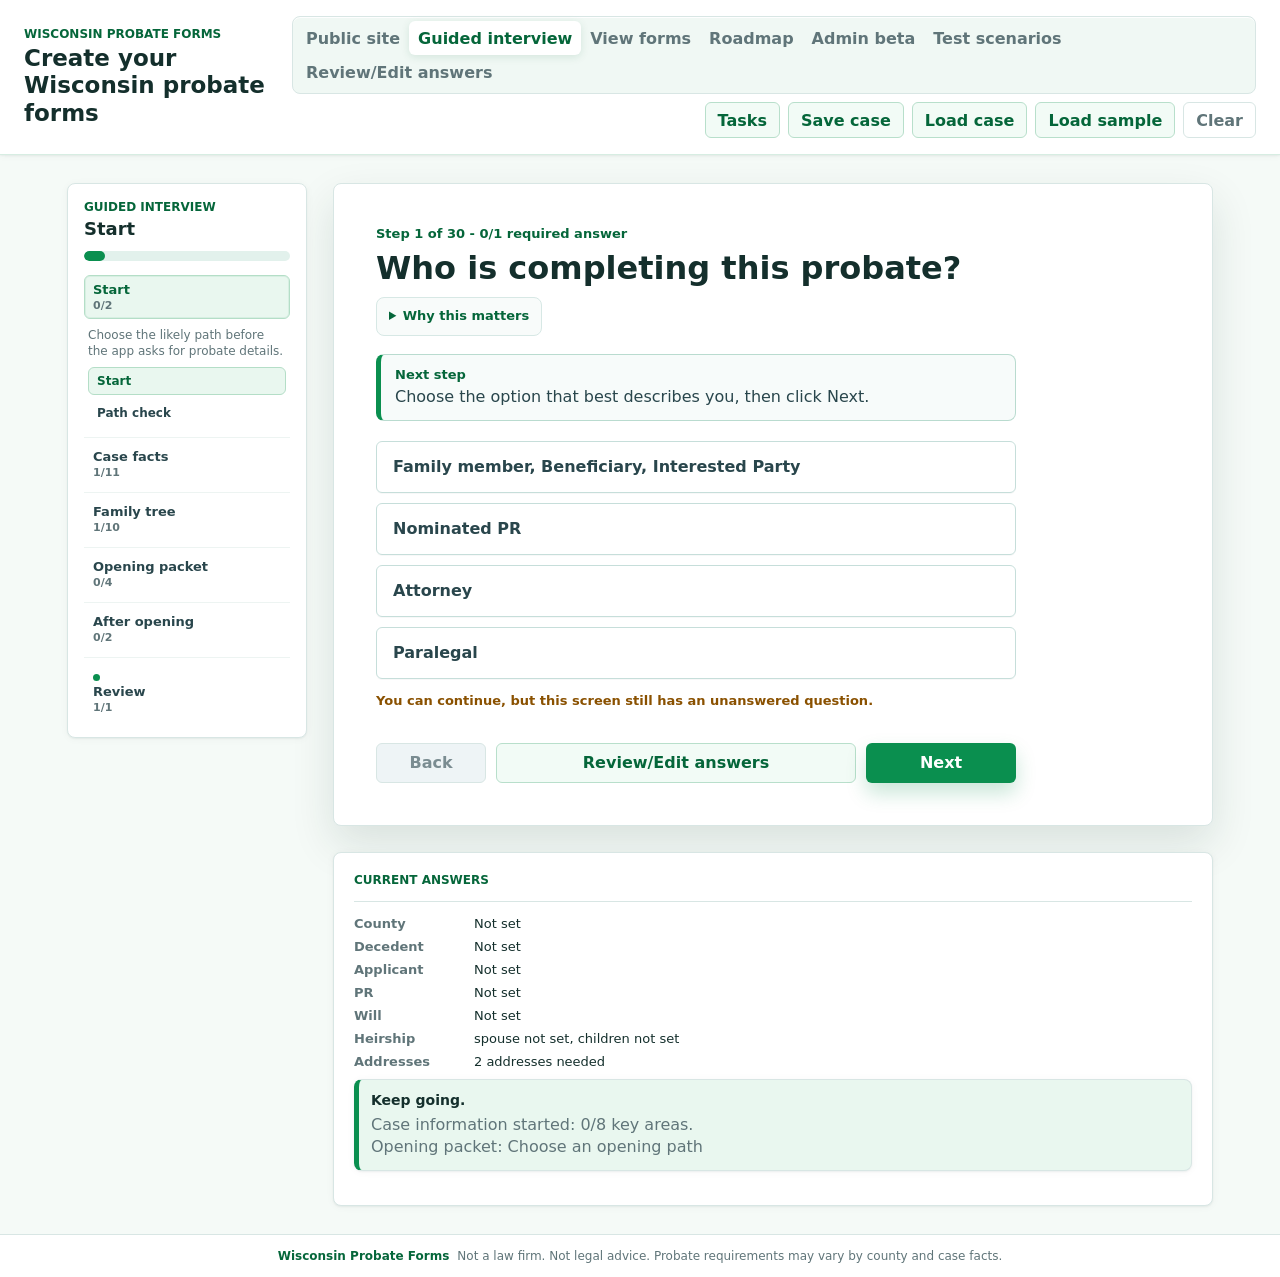
<file: docs/index.html>
<!doctype html>
<html lang="en">
  <head>
    <meta charset="utf-8" />
    <meta name="viewport" content="width=device-width, initial-scale=1" />
    <title>Wisconsin Probate Forms</title>
    <link rel="stylesheet" href="styles.css?v=2026-06-12-suggestion-card-wrap-1" />
  </head>
  <body>
    <header class="topbar">
      <div>
        <p class="eyebrow">Wisconsin Probate Forms</p>
        <h1>Create your Wisconsin probate forms</h1>
      </div>
      <div class="top-actions">
        <div class="mode-switch" role="group" aria-label="View mode">
          <button type="button" id="funnelModeBtn" class="mode-button">Public site</button>
          <button type="button" id="guidedModeBtn" class="mode-button active">Guided interview</button>
          <button type="button" id="formsModeBtn" class="mode-button">View forms</button>
          <button type="button" id="roadmapModeBtn" class="mode-button">Roadmap</button>
          <button type="button" id="adminModeBtn" class="mode-button">Admin beta</button>
          <button type="button" id="scenariosModeBtn" class="mode-button">Test scenarios</button>
          <button type="button" id="editModeBtn" class="mode-button">Review/Edit answers</button>
        </div>
        <button type="button" id="tasksShortcutBtn" class="secondary">Tasks</button>
        <button type="button" id="saveCaseBtn" class="secondary">Save case</button>
        <button type="button" id="loadCaseBtn" class="secondary">Load case</button>
        <input type="file" id="caseFileInput" accept="application/json,.json" hidden />
        <button type="button" id="loadSampleBtn" class="secondary">Load sample</button>
        <button type="button" id="clearBtn" class="ghost">Clear</button>
      </div>
    </header>

    <section id="funnelView" class="funnel-view" hidden>
      <div class="funnel-hero">
        <div>
          <p class="eyebrow">Wisconsin probate document automation</p>
          <h2>Create your Wisconsin probate forms, step by step.</h2>
          <p>Answer simple questions about the estate. We will help prepare Wisconsin probate documents and filing checklists for eligible Transfer by Affidavit and informal probate matters.</p>
          <div class="funnel-actions">
            <button type="button" class="primary" data-funnel-start>Start my probate forms</button>
            <button type="button" class="secondary" data-funnel-forms>See what's included</button>
          </div>
        </div>
        <div class="funnel-status-card">
          <span>Start free</span>
          <strong>Pay before final download</strong>
          <p>Use the free Wisconsin Probate Form Starter to preview the result, missing information, and package before downloading final documents.</p>
        </div>
      </div>

      <div class="funnel-grid">
        <section class="funnel-card active">
          <span>Paid package</span>
          <h3>Transfer by Affidavit Package</h3>
          <strong>$149 target</strong>
          <p>Create a Wisconsin Transfer by Affidavit package for eligible smaller estates, with a guided interview, completed document packet, and transfer checklist.</p>
        </section>
        <section class="funnel-card">
          <span>Paid package</span>
          <h3>Informal Probate Forms Package</h3>
          <strong>$499 target</strong>
          <p>Create Wisconsin informal probate opening forms for eligible uncontested estates, including interested-person tracking, waiver or notice workflow, PR forms, and filing checklist.</p>
        </section>
        <section class="funnel-card">
          <span>Free result</span>
          <h3>Attorney-Ready Case Summary</h3>
          <strong>Only shared by user choice</strong>
          <p>If answers later show red flags, the software can organize the completed intake into a case summary that the user may choose to share with a Wisconsin probate attorney.</p>
        </section>
      </div>

      <div class="funnel-band">
        <div>
          <p class="eyebrow">Free before payment</p>
          <h3>What users can do before buying</h3>
        </div>
        <ul>
          <li>Use the Free Wisconsin Probate Form Starter.</li>
          <li>Enter the estate, family, party, and asset facts.</li>
          <li>Preview whether the package is ready or needs attorney review.</li>
          <li>See what forms, notices, publication, and next steps apply.</li>
        </ul>
      </div>

      <div class="funnel-disclaimer">
        <p>Not a law firm. Not legal advice. Probate requirements may vary by county and case facts.</p>
      </div>
    </section>

    <section id="interviewView" class="interview-view">
      <aside class="interview-rail">
        <p class="eyebrow">Guided interview</p>
        <h2 id="interviewGroupTitle">Start</h2>
        <div class="interview-meter" aria-label="Interview progress">
          <div id="interviewMeterFill"></div>
        </div>
        <ol id="interviewProgress" class="interview-progress"></ol>
      </aside>

      <main class="interview-card" aria-live="polite">
        <div class="interview-step-meta" id="interviewStepMeta">Step 1</div>
        <h2 id="interviewQuestion">Let us get started.</h2>
        <div id="interviewHelp" class="interview-help"></div>
        <div id="interviewFields" class="interview-fields"></div>
        <div id="interviewMessage" class="interview-message"></div>
        <div class="interview-actions">
          <button type="button" id="interviewBackBtn" class="ghost">Back</button>
          <button type="button" id="interviewEditBtn" class="secondary">Review/Edit answers</button>
          <button type="button" id="interviewNextBtn" class="primary">Next</button>
        </div>
      </main>

      <aside class="interview-summary">
        <div class="review-card">
          <p class="eyebrow">Current answers</p>
          <div id="interviewAnswerSummary" class="summary"></div>
          <div id="interviewPathSummary" class="path-card mini"></div>
        </div>
      </aside>
    </section>

    <section id="formsView" class="forms-view" hidden>
      <div class="forms-header">
        <div>
          <p class="eyebrow">Forms preview</p>
          <h2>Forms being prepared</h2>
        </div>
        <button type="button" id="formsBackBtn" class="secondary">Back to interview</button>
      </div>
      <div id="formsDownloadArea" class="download-area"></div>
      <div id="formsPreviewList" class="forms-preview-list"></div>
    </section>

    <section id="roadmapView" class="roadmap-view" hidden>
      <div class="roadmap-header">
        <div>
          <p class="eyebrow">Product plan</p>
          <h2>Build roadmap</h2>
        </div>
        <div class="inline-actions">
          <button type="button" id="roadmapScenariosBtn" class="secondary">Open test scenarios</button>
          <button type="button" id="roadmapBackBtn" class="secondary">Back to interview</button>
        </div>
      </div>

      <div class="roadmap-hero">
        <div>
          <p class="eyebrow">Recommended direction</p>
          <h3>Responsive web app first, installable phone app later.</h3>
          <p>Build the public and attorney experience as a secure website that works well on phones. After the opening packet is reliable, add saved accounts, secure document links, reminders, inventory, accounting, and closing.</p>
        </div>
        <div class="roadmap-status">
          <strong>Current focus</strong>
          <span>Opening packet MVP</span>
        </div>
      </div>

      <div id="roadmapBetaReadiness"></div>
      <div id="roadmapLogicAudit"></div>
      <div id="roadmapLegalReview"></div>

      <div class="roadmap-grid">
        <article class="roadmap-card active">
          <span>Phase 1</span>
          <h3>Opening Packet MVP</h3>
          <p>Finish the small-estate router and informal probate opening workflow, then make packet decisions dependable.</p>
          <ul>
            <li>Transfer by Affidavit MVP package and official PR-1831 template mapping.</li>
            <li>PR-1801, PR-1803, PR-1804, PR-1805, PR-1806, PR-1807, PR-1808, PR-1810, PR-1817.</li>
            <li>Waiver vs. PR-1805 logic.</li>
            <li>Packet readiness review and filing handoff.</li>
          </ul>
        </article>
        <article class="roadmap-card">
          <span>Phase 2</span>
          <h3>Production Platform</h3>
          <p>Move from a local prototype to a secure hosted app.</p>
          <ul>
            <li>User accounts and saved cases.</li>
            <li>Attorney, staff, PR, and public roles.</li>
            <li>Secure storage, audit history, and form versioning.</li>
            <li>Consent-based attorney-ready case export before any referral monetization.</li>
          </ul>
        </article>
        <article class="roadmap-card">
          <span>Phase 3</span>
          <h3>Mobile and Sharing</h3>
          <p>Make the app practical for personal representatives and families on phones.</p>
          <ul>
            <li>Mobile-first interview screens.</li>
            <li>Secure email links instead of ordinary attachments.</li>
            <li>Recipient access and reminder tracking.</li>
          </ul>
        </article>
        <article class="roadmap-card">
          <span>Phase 4</span>
          <h3>Inventory and Accounting</h3>
          <p>Guide the PR through administration after letters issue.</p>
          <ul>
            <li>PR-1811 asset wizard.</li>
            <li>Claims and deadline tracking.</li>
            <li>Estate account reconciliation.</li>
            <li>Post-letters EIN and estate bank-account checklist.</li>
          </ul>
        </article>
        <article class="roadmap-card">
          <span>Phase 5</span>
          <h3>Closing Workflow</h3>
          <p>Help the PR finish cleanly with receipts, releases, and final review.</p>
          <ul>
            <li>Distribution and release tracking.</li>
            <li>Closing checklist and final archive.</li>
            <li>Attorney review prompts for sensitive issues.</li>
          </ul>
        </article>
      </div>

      <div class="roadmap-next">
        <div>
          <p class="eyebrow">Next build sequence</p>
          <h3>What we should build next</h3>
        </div>
        <ol>
          <li>Add and map the official Wisconsin PR-1831 Transfer by Affidavit template.</li>
          <li>Review Transfer by Affidavit rules and attorney handoff/referral model with Wisconsin counsel.</li>
          <li>Expand formal test scenarios for affidavit, blended-family, deceased-child, trust, charity, and missing-party cases.</li>
          <li>Design the production data model for users, cases, parties, forms, tasks, documents, and audit events.</li>
          <li>Prototype secure document delivery permissions before connecting real email.</li>
          <li>Plan the post-letters EIN link and estate bank-account partner lane with clear sponsorship disclosures.</li>
        </ol>
      </div>
    </section>

    <section id="adminView" class="admin-view" hidden>
      <div class="admin-header">
        <div>
          <p class="eyebrow">Production foundation</p>
          <h2>Admin and reviewer beta</h2>
        </div>
        <div class="inline-actions">
          <button type="button" id="adminSaveMatterBtn" class="secondary">Save matter checkpoint</button>
          <button type="button" id="adminBackBtn" class="secondary">Back to interview</button>
        </div>
      </div>
      <div id="adminSummary"></div>
      <div id="adminMatterList"></div>
      <div id="adminLogList"></div>
      <div id="adminDataModel"></div>
    </section>

    <section id="scenarioView" class="scenario-view" hidden>
      <div class="scenario-header">
        <div>
          <p class="eyebrow">Quality checks</p>
          <h2>Formal test scenarios</h2>
        </div>
        <div class="inline-actions">
          <button type="button" id="runAllScenariosBtn" class="secondary">Run all scenarios</button>
          <button type="button" id="scenariosBackBtn" class="secondary">Back to interview</button>
        </div>
      </div>
      <div id="scenarioSummary" class="scenario-summary"></div>
      <div id="scenarioLogicAudit" class="scenario-logic-audit"></div>
      <div id="scenarioList" class="scenario-list"></div>
    </section>

    <div id="editView" class="layout" hidden>
      <nav class="steps" aria-label="Intake sections">
        <button type="button" class="step active" data-step="triage">Triage</button>
        <button type="button" class="step" data-step="decedent">Decedent</button>
        <button type="button" class="step" data-step="applicant">Applicant and PR</button>
        <button type="button" class="step" data-step="will">Will path</button>
        <button type="button" class="step" data-step="beneficiaries" data-show-when="willYes">Will beneficiaries</button>
        <button type="button" class="step" data-step="heirship">Heirship</button>
        <button type="button" class="step" data-step="benefits">Benefits</button>
        <button type="button" class="step" data-step="spouse" data-show-when="spouseYes">Spouse</button>
        <button type="button" class="step" data-step="interested">Interested persons</button>
        <button type="button" class="step" data-step="opening">Opening path</button>
        <button type="button" class="step" data-step="checklist">Checklist</button>
        <button type="button" class="step" data-step="service">Service</button>
        <button type="button" class="step" data-step="court">Court drafts</button>
        <button type="button" class="step" data-step="inventory">Inventory</button>
        <button type="button" class="step" data-step="tasks">Tasks</button>
        <button type="button" class="step" data-step="requests">Requests</button>
      </nav>

      <main class="workspace">
        <div class="edit-return-bar">
          <button type="button" id="returnGuidedFromEditBtn" class="secondary">Return to Guided Interview</button>
        </div>
        <form id="intakeForm">
          <section class="panel active" data-panel="triage">
            <div class="panel-heading">
              <p class="eyebrow">Start</p>
              <h2>Eligibility snapshot</h2>
            </div>
            <div class="grid two">
              <label>Wisconsin county
                <select data-path="estate.county" id="estateCountySelect">
                  <option value="">Select county</option>
                </select>
              </label>
              <label>Case number
                <input data-path="estate.caseNumber" placeholder="Blank until assigned" />
              </label>
              <label>Estimated gross probate property value
                <input data-path="estate.estimatedGrossValue" inputmode="decimal" placeholder="75000" />
              </label>
              <label>Other estate proceedings
                <select data-path="otherProceedings.status">
                  <option value="">Select</option>
                  <option value="not_pending">Are not pending</option>
                  <option value="pending">Are pending</option>
                </select>
                <span class="field-hint">Another probate, estate, or related court proceeding already filed for this decedent.</span>
              </label>
              <label>Explanation, if any
                <input data-path="otherProceedings.explanation" />
              </label>
            </div>
            <label class="checkline">
              <input type="checkbox" data-path="estate.isAmended" />
              Mark PR-1801 as amended
            </label>
            <div class="preparer-box">
              <div class="row-heading">
                <div>
                  <h3>County/Court defaults</h3>
                  <p>These values can auto-fill PR-1804 and PR-1805 so the courthouse, registrar, and newspaper are not entered twice.</p>
                  <p id="countyDefaultsSourceNote" class="source-note"></p>
                </div>
                <div class="inline-actions">
                  <button type="button" id="loadCountyLibraryBtn" class="secondary">Use library defaults</button>
                  <button type="button" id="applyCountyDefaultsBtn" class="secondary">Apply defaults</button>
                </div>
              </div>
              <div class="grid two">
                <label>Courthouse county/name
                  <input data-path="countyDefaults.courthouseCounty" placeholder="Milwaukee" />
                </label>
                <label>Courthouse address
                  <input data-path="countyDefaults.courthouseAddress" placeholder="Street, city, state, zip" />
                </label>
                <label>Room or branch, if known
                  <input data-path="countyDefaults.room" />
                </label>
                <label>Probate office
                  <input data-path="countyDefaults.probateOfficeName" placeholder="Probate Division" />
                </label>
                <label>Probate registrar, if known
                  <input data-path="countyDefaults.registrarName" />
                </label>
                <label>Publication newspaper, if known
                  <input data-path="countyDefaults.newspaperName" />
                </label>
                <label>Accommodation phone, if known
                  <input data-path="countyDefaults.accommodationPhone" />
                </label>
                <label>Local notes
                  <textarea rows="3" data-path="countyDefaults.localNotes"></textarea>
                </label>
              </div>
            </div>
          </section>

          <section class="panel" data-panel="decedent">
            <div class="panel-heading">
              <p class="eyebrow">Estate profile</p>
              <h2>Decedent</h2>
            </div>
            <div class="grid two">
              <label>Full legal name
                <input data-path="decedent.fullName" placeholder="Jane A. Decedent" />
              </label>
              <label>Date of birth
                <input type="date" data-path="decedent.dateOfBirth" />
              </label>
              <label>Date of death
                <input type="date" data-path="decedent.dateOfDeath" />
              </label>
              <label>County of legal residence at death
                <input data-path="decedent.domicileCounty" placeholder="Milwaukee" />
                <span class="field-hint">Usually the same as the filing county for a Wisconsin resident.</span>
              </label>
              <label>Domicile state
                <input data-path="decedent.domicileState" placeholder="Wisconsin" />
              </label>
              <label>Last mailing address
                <input data-path="decedent.lastMailingAddress" placeholder="Street, city, state, zip" />
              </label>
            </div>
          </section>

          <section class="panel" data-panel="applicant">
            <div class="panel-heading">
              <p class="eyebrow">People</p>
              <h2>Applicant and proposed personal representative</h2>
            </div>
            <div class="split">
              <div>
                <h3>Applicant</h3>
                <div class="grid two compact">
                  <label>Name
                    <input data-path="applicant.fullName" />
                  </label>
                  <label>Interested as
                    <input data-path="applicant.capacity" placeholder="Heir and nominated PR" />
                  </label>
                  <label>Address
                    <input data-path="applicant.address" />
                  </label>
                  <label>Email
                    <input type="email" data-path="applicant.email" />
                  </label>
                  <label>Phone
                    <input data-path="applicant.phone" />
                  </label>
                  <label>Signature date (optional)
                    <input type="date" data-path="applicant.signatureDate" />
                    <span class="field-hint">Enter the date the form will be signed, or leave blank if the signature date is not known yet.</span>
                  </label>
                  <label>Attorney State Bar number (if attorney)
                    <input data-path="applicant.barNumber" />
                  </label>
                </div>
              </div>
              <div>
                <h3>Proposed PR</h3>
                <label class="checkline same-person-toggle">
                  <input type="checkbox" data-path="pr.sameAsApplicant" />
                  Applicant will also serve as personal representative
                </label>
                <div class="path-card mini" data-show-when="prSame">
                  <h3>Using applicant contact details</h3>
                  <p>The proposed PR name, address, email, phone, any signature date entered, and bar number will follow the applicant answers.</p>
                </div>
                <div class="grid two compact" data-show-when="prDifferent">
                  <label>Name
                    <input data-path="pr.fullName" />
                  </label>
                  <label>Address
                    <input data-path="pr.address" />
                  </label>
                  <label>Email
                    <input type="email" data-path="pr.email" />
                  </label>
                  <label>Phone
                    <input data-path="pr.phone" />
                  </label>
                  <label>Signature date (optional)
                    <input type="date" data-path="pr.signatureDate" />
                    <span class="field-hint">Enter the date the form will be signed, or leave blank if the signature date is not known yet.</span>
                  </label>
                  <label>Attorney State Bar number (if attorney)
                    <input data-path="pr.barNumber" />
                  </label>
                </div>
                <label class="residency-question">Wisconsin resident
                  <select data-path="pr.isWisconsinResident">
                    <option value="">Select</option>
                    <option value="yes">Yes</option>
                    <option value="no">No</option>
                  </select>
                </label>
              </div>
            </div>
            <div class="preparer-box" data-show-when="residentAgent">
              <h3>Resident agent for nonresident PR</h3>
              <p class="helper-text">If the proposed Personal Representative does not live in Wisconsin, PR-1807 asks for a Wisconsin resident agent who can receive probate papers for the nonresident PR.</p>
              <div class="grid two compact">
                <label>Resident agent name
                  <input data-path="pr.residentAgent.name" />
                </label>
                <label>Address
                  <input data-path="pr.residentAgent.address" />
                </label>
                <label>Email
                  <input type="email" data-path="pr.residentAgent.email" />
                </label>
                <label>Phone
                  <input data-path="pr.residentAgent.phone" />
                </label>
                <label>Signature date (optional)
                  <input type="date" data-path="pr.residentAgent.signatureDate" />
                  <span class="field-hint">Enter the date the form will be signed, or leave blank if the signature date is not known yet.</span>
                </label>
                <label>Attorney State Bar number (if attorney)
                  <input data-path="pr.residentAgent.barNumber" />
                </label>
              </div>
            </div>
          </section>

          <section class="panel" data-panel="will">
            <div class="panel-heading">
              <p class="eyebrow">Question 7 or 8</p>
              <h2>Will path</h2>
            </div>
            <div class="grid two">
              <label>Did the decedent leave a will?
                <select data-path="will.exists">
                  <option value="">Select</option>
                  <option value="yes">Yes</option>
                  <option value="no">No</option>
                  <option value="unknown">Unknown</option>
                </select>
              </label>
              <label data-show-when="willYes">Will date
                <input type="date" data-path="will.date" />
              </label>
              <label data-show-when="willYes">Any codicils?
                <select data-path="will.hasCodicils">
                  <option value="">Select</option>
                  <option value="yes">Yes</option>
                  <option value="no">No</option>
                </select>
                <span class="field-hint">A codicil is a later written change or addition to a will.</span>
              </label>
              <label data-show-when="hasCodicils">Codicil dates
                <input data-path="will.codicilDates" placeholder="Separate multiple dates with commas" />
              </label>
              <label data-show-when="willYes">Original will status
                <select data-path="will.location">
                  <option value="">Select</option>
                  <option value="court">In possession of the court</option>
                  <option value="accompanies">Accompanies this application</option>
                  <option value="probated_elsewhere">Probated elsewhere</option>
                  <option value="en_route">En route to court</option>
                </select>
              </label>
              <label data-show-when="willPriorCase">Prior court case number
                <input data-path="will.priorCaseNumber" />
              </label>
              <label data-show-when="willYes">PR named in will
                <input data-path="will.namedPr" />
              </label>
              <label data-show-when="willYes">Does the will create a trust that continues after death?
                <select data-path="will.createsTestamentaryTrust">
                  <option value="">Select</option>
                  <option value="no">No</option>
                  <option value="yes">Yes</option>
                  <option value="unknown">Not sure</option>
                </select>
              </label>
              <label data-show-when="willTestamentaryTrust">Trustee named for that will-created trust
                <input data-path="will.namedTrustee" />
              </label>
              <label data-show-when="willTestamentaryTrust">Nominated trustee for that will-created trust
                <input data-path="will.nominatedTrustee" />
              </label>
            </div>
            <label class="checkline" data-show-when="willNo">
              <input type="checkbox" data-path="will.noWillDiligentInquiry" />
              Diligent inquiry found no unrevoked will
            </label>
          </section>

          <section class="panel" data-panel="benefits">
            <div class="panel-heading">
              <p class="eyebrow">PR-1801 question 5</p>
              <h2>Decedent public benefits</h2>
            </div>
            <div class="grid two">
              <label>Medical Assistance or Medicaid
                <select data-path="benefits.medicalAssistance">
                  <option value="">Select</option>
                  <option value="did">Did receive</option>
                  <option value="did_not">Did not receive</option>
                </select>
              </label>
              <label>Family Care or Partnership
                <select data-path="benefits.familyCare">
                  <option value="">Select</option>
                  <option value="did">Did receive</option>
                  <option value="did_not">Did not receive</option>
                </select>
              </label>
              <label>Community Options Program
                <select data-path="benefits.communityOptions">
                  <option value="">Select</option>
                  <option value="did">Did receive</option>
                  <option value="did_not">Did not receive</option>
                </select>
              </label>
              <label>Wisconsin Chronic Disease Program
                <select data-path="benefits.chronicDisease">
                  <option value="">Select</option>
                  <option value="did">Did receive</option>
                  <option value="did_not">Did not receive</option>
                </select>
              </label>
              <label>State or county institution
                <select data-path="benefits.institution">
                  <option value="">Select</option>
                  <option value="was">Was a patient or inmate</option>
                  <option value="was_not">Was not a patient or inmate</option>
                </select>
              </label>
              <label data-show-when="benefitExplanation">Explanation
                <input data-path="benefits.explanation" />
              </label>
            </div>
            <label class="checkline">
              <input type="checkbox" data-path="benefits.lackInfo" />
              I lack information to complete this section
            </label>
          </section>

          <section class="panel" data-panel="beneficiaries" data-show-when="willYes">
            <div class="panel-heading row-heading">
              <div>
                <p class="eyebrow">Will beneficiaries</p>
                <h2>People or organizations named in the will or codicil</h2>
              </div>
              <button type="button" id="addWillBeneficiaryBtn" class="secondary prominent-add" data-show-when="willBeneficiariesYes">Add another beneficiary or named party</button>
            </div>
            <div class="path-card">
              <h3>Beneficiaries can be interested persons</h3>
              <p>For opening, add each person or entity named to receive property under the will or codicil. Add trust beneficiaries only if the will creates a trust. Do not enter asset values or bequest details here.</p>
            </div>
            <label>Does the will name beneficiaries or organizations?
              <select data-path="will.hasNamedBeneficiaries">
                <option value="">Select</option>
                <option value="yes">Yes</option>
                <option value="no">No</option>
                <option value="unknown">Not sure</option>
              </select>
            </label>
            <div id="willBeneficiaryList" class="person-list" data-show-when="willBeneficiariesYes"></div>
          </section>

          <section class="panel" data-panel="heirship">
            <div class="panel-heading">
              <p class="eyebrow">PR-1806 Proof of Heirship</p>
              <h2>Family and heirship facts</h2>
            </div>
            <div class="split">
              <div>
                <h3>Person answering</h3>
                <div class="grid two compact">
                  <label>Name
                    <input data-path="heirship.informant.name" />
                  </label>
                  <label>Relationship to decedent
                    <input data-path="heirship.informant.relationship" />
                  </label>
                  <label>Mailing address
                    <input data-path="heirship.informant.address" />
                  </label>
                </div>
              </div>
              <div>
                <h3>Spouse or domestic partner</h3>
                <div class="grid two compact">
                  <label>Survived by spouse/domestic partner
                    <select data-path="heirship.spouse.exists">
                      <option value="">Select</option>
                      <option value="yes">Yes</option>
                      <option value="no">No</option>
                    </select>
                  </label>
                  <label data-show-when="spouseYes">Spouse/domestic partner name
                    <input data-path="heirship.spouse.name" />
                  </label>
                </div>
              </div>
            </div>

            <div class="preparer-box">
              <h3>Children and descendants</h3>
              <div class="grid two">
                <label>Did the decedent have any children, living or deceased?
                  <select data-path="heirship.children.exists">
                    <option value="">Select</option>
                    <option value="yes">Yes</option>
                    <option value="no">No</option>
                  </select>
                </label>
                <label data-show-when="spouseAndChildrenYes">All children also children of surviving spouse/domestic partner?
                  <select data-path="heirship.children.allOfSurvivingSpouse">
                    <option value="">Select</option>
                    <option value="yes">Yes</option>
                    <option value="no">No</option>
                    <option value="not_applicable">Not applicable</option>
                  </select>
                </label>
                <label data-show-when="blendedChildren">Details if not all children are of surviving spouse
                  <input data-path="heirship.children.blendedDetails" />
                </label>
                <label data-show-when="childrenYes">Additional deceased-child descendant details
                  <input data-path="heirship.children.deceasedChildDescendants" placeholder="Use if details do not fit under a deceased child below" />
                </label>
              </div>
              <div id="heirshipChildList" class="person-list" data-show-when="childrenYes"></div>
            </div>

            <div class="preparer-box" data-show-when="fallbackParents">
              <h3>Fallback relatives</h3>
              <div class="grid two">
                <label>Surviving parents?
                  <select data-path="heirship.parents.exists">
                    <option value="">Select</option>
                    <option value="yes">Yes</option>
                    <option value="no">No</option>
                  </select>
                </label>
                <label data-show-when="parentsYes">Parent names
                  <input data-path="heirship.parents.names" />
                </label>
                <label data-show-when="fallbackSiblings">Brothers or sisters?
                  <select data-path="heirship.siblings.exists">
                    <option value="">Select</option>
                    <option value="yes">Yes</option>
                    <option value="no">No</option>
                  </select>
                </label>
                <label data-show-when="siblingsYes">Sibling names
                  <input data-path="heirship.siblings.names" />
                </label>
                <label data-show-when="siblingsYes">Descendants of deceased siblings
                  <input data-path="heirship.siblings.deceasedSiblingDescendants" />
                </label>
                <label data-show-when="fallbackGrandparents">Grandparents / descendants
                  <input data-path="heirship.grandparents.summary" />
                </label>
              </div>
            </div>

            <div class="preparer-box">
              <h3>120-hour survivorship</h3>
              <div class="grid two">
                <label>Did any listed person die within 120 hours after decedent?
                  <select data-path="heirship.survivorship120.exists">
                    <option value="">Select</option>
                    <option value="no">No</option>
                    <option value="yes">Yes</option>
                  </select>
                </label>
                <label data-show-when="survivorshipYes">Names, dates, descendants
                  <input data-path="heirship.survivorship120.details" />
                </label>
              </div>
            </div>
          </section>

          <section class="panel" data-panel="spouse" data-show-when="spouseYes">
            <div class="panel-heading">
              <p class="eyebrow">PR-1801 question 6</p>
              <h2>Spouse or former spouse</h2>
            </div>
            <div class="grid two">
              <label>Spouse name
                <input data-path="spouse.fullName" />
              </label>
              <label>Living status
                <select data-path="spouse.livingStatus">
                  <option value="">Select</option>
                  <option value="living">Living</option>
                  <option value="deceased">Deceased</option>
                </select>
              </label>
              <label>Status at death
                <select data-path="spouse.statusAtDeath">
                  <option value="">Select</option>
                  <option value="married">Married to decedent</option>
                  <option value="divorced">Divorced from decedent</option>
                </select>
              </label>
              <label>Spouse COP benefits
                <select data-path="spouse.communityOptions">
                  <option value="">Select</option>
                  <option value="did">Did receive</option>
                  <option value="did_not">Did not receive</option>
                </select>
              </label>
              <label>Spouse Chronic Disease benefits
                <select data-path="spouse.chronicDisease">
                  <option value="">Select</option>
                  <option value="did">Did receive</option>
                  <option value="did_not">Did not receive</option>
                </select>
              </label>
            </div>
            <div class="inline-checks">
              <label class="checkline">
                <input type="checkbox" data-path="spouse.seeAttached" />
                See attached
              </label>
              <label class="checkline">
                <input type="checkbox" data-path="spouse.lackInfo" />
                I lack information
              </label>
            </div>
          </section>

          <section class="panel" data-panel="interested">
            <div class="panel-heading row-heading">
              <div>
                <p class="eyebrow">PR-1801 question 9</p>
                <h2>Interested persons</h2>
              </div>
              <button type="button" id="addPersonBtn" class="secondary">Add person</button>
            </div>
            <div class="path-card">
              <h3>Suggested from your answers</h3>
              <p>Review these suggestions from the applicant, proposed PR, will, and heirship answers. Add anyone who should receive notice or sign a waiver, then edit addresses or relationships below.</p>
            </div>
            <div class="row-heading suggestion-heading">
              <h3>Suggested interested persons</h3>
              <button type="button" id="addAllSuggestedInterestedBtn" class="secondary">Add all suggestions</button>
            </div>
            <div id="interestedSuggestions" class="suggestion-list"></div>
            <div id="interestedList" class="person-list"></div>
          </section>

          <section class="panel" data-panel="opening">
            <div class="panel-heading">
              <p class="eyebrow">Waiver or notice</p>
              <h2>Opening path</h2>
            </div>
            <div id="openingPathCard" class="path-card"></div>
            <div class="grid two">
              <label>Can every interested person sign PR-1803 Waiver and Consent?
                <select data-path="opening.waiverStatus">
                  <option value="">Select</option>
                  <option value="all_signed">Yes, all signed or will sign</option>
                  <option value="not_all">No, at least one will not or cannot sign</option>
                  <option value="unknown">Not sure yet</option>
                </select>
              </label>
              <label>Known or reasonably ascertainable interested persons missing?
                <select data-path="opening.unknownInterestedPersonsStatus">
                  <option value="">Select</option>
                  <option value="none">No</option>
                  <option value="some_unknown">Yes</option>
                </select>
              </label>
              <label>Unknown names/addresses, if any
                <input data-path="notice1805.unknownInterestedPersons" />
              </label>
              <label>Publication newspaper, if known
                <input data-path="notice1805.newspaperName" />
              </label>
              <label>Why notice may be needed
                <select data-path="opening.noticeReason">
                  <option value="">Select</option>
                  <option value="refuses">Someone will not sign</option>
                  <option value="minor">Minor or protected person</option>
                  <option value="not_found">Someone cannot be found</option>
                  <option value="unknown_person">Unknown interested person</option>
                  <option value="other">Other reason</option>
                </select>
              </label>
              <label>Who cannot sign or should receive notice
                <input data-path="opening.peopleWhoCannotSign" />
              </label>
              <label>Who cannot be found
                <input data-path="opening.peopleNotFound" />
              </label>
              <label>Publication or service notes
                <textarea rows="3" data-path="opening.publicationNotes"></textarea>
              </label>
            </div>

            <div class="preparer-box">
              <h3>PR-1803 waiver settings</h3>
              <div class="grid two">
                <label>Waiver signature packet
                  <select data-path="waiver.signatureMode">
                    <option value="single">One shared waiver for all signers</option>
                    <option value="individual">Separate waiver for each signer</option>
                  </select>
                </label>
                <label>Waiver signature date (optional)
                  <input type="date" data-path="waiver.signatureDate" />
                  <span class="field-hint">Enter the date the waiver will be signed, or leave blank if the signature date is not known yet.</span>
                </label>
              </div>
              <div class="inline-checks">
                <label class="checkline">
                  <input type="checkbox" data-path="waiver.receivedWillCopy" />
                  Signers received will copy
                </label>
                <label class="checkline">
                  <input type="checkbox" data-path="waiver.receivedBequestNotice" />
                  Signers received bequest notice
                </label>
                <label class="checkline">
                  <input type="checkbox" data-path="waiver.consentToAdmitWill" />
                  Consent to admit will
                </label>
                <label class="checkline">
                  <input type="checkbox" data-path="waiver.otherSelected" />
                  Include other waiver text
                </label>
              </div>
              <div class="grid two">
                <label>Other waiver text
                  <input data-path="waiver.otherText" />
                </label>
              </div>
            </div>

            <div class="preparer-box">
              <h3>PR-1804 notice to creditors</h3>
              <div class="grid two">
                <label>Claim deadline
                  <input type="date" data-path="notice1804.claimDeadline" />
                </label>
                <label>Publication newspaper, if known
                  <input data-path="notice1804.newspaperName" />
                </label>
                <label>Courthouse county/name
                  <input data-path="notice1804.courthouseCounty" placeholder="Milwaukee" />
                </label>
                <label>Courthouse address
                  <input data-path="notice1804.courthouseAddress" placeholder="901 North 9th Street" />
                </label>
                <label>Room or branch, if known
                  <input data-path="notice1804.room" />
                </label>
              </div>
            </div>

            <div class="preparer-box">
              <h3>PR-1805 hearing and claim information</h3>
              <div class="grid two">
                <label>Courthouse county/name
                  <input data-path="notice1805.courthouseCounty" placeholder="Milwaukee" />
                </label>
                <label>Courthouse address
                  <input data-path="notice1805.courthouseAddress" placeholder="901 North 9th Street" />
                </label>
                <label>Room or branch, if known
                  <input data-path="notice1805.room" />
                </label>
                <label>Probate registrar, if known
                  <input data-path="notice1805.registrarName" />
                </label>
                <label>Hearing date
                  <input type="date" data-path="notice1805.hearingDate" />
                </label>
                <label>Hearing time
                  <input data-path="notice1805.hearingTime" placeholder="9:00 a.m." />
                </label>
                <label>Claim deadline
                  <input type="date" data-path="notice1805.claimDeadline" />
                </label>
                <label>Accommodation phone, if known
                  <input data-path="notice1805.accommodationPhone" />
                </label>
              </div>
              <label class="checkline">
                <input type="checkbox" data-path="notice1805.checkExactTime" />
                Include "Please check with person named below for exact time and date"
              </label>
            </div>
          </section>

          <section class="panel" data-panel="checklist">
            <div class="panel-heading">
              <p class="eyebrow">Opening packet</p>
              <h2>Filing checklist</h2>
            </div>
            <div id="packetChecklist" class="checklist"></div>
          </section>

          <section class="panel" data-panel="service">
            <div class="panel-heading">
              <p class="eyebrow">PR-1817</p>
              <h2>Declaration of service</h2>
            </div>
            <div class="grid two">
              <label>Declarant name
                <input data-path="service.declarantName" />
              </label>
              <label>Service date
                <input type="date" data-path="service.serviceDate" />
              </label>
              <label>Declarant city
                <input data-path="service.declarantCity" />
              </label>
              <label>Declarant state
                <input data-path="service.declarantState" />
              </label>
              <label>Declarant address
                <input data-path="service.declarantAddress" />
              </label>
              <label>Declarant email
                <input type="email" data-path="service.declarantEmail" />
              </label>
              <label>Declarant phone
                <input data-path="service.declarantPhone" />
              </label>
              <label>Declarant bar number
                <input data-path="service.declarantBarNumber" />
              </label>
              <label>Type of service
                <select data-path="service.method">
                  <option value="">Select</option>
                  <option value="Personal Service">Personal service</option>
                  <option value="Mail">Mail</option>
                  <option value="Certified mail return receipt requested">Certified mail return receipt requested</option>
                </select>
              </label>
              <label>Signature date (optional)
                <input type="date" data-path="service.signatureDate" />
                <span class="field-hint">Enter the date the form will be signed, or leave blank if the signature date is not known yet.</span>
              </label>
            </div>
            <label>Documents provided
              <textarea data-path="service.documentsProvided" rows="5"></textarea>
            </label>
            <div class="inline-checks">
              <label class="checkline">
                <input type="checkbox" data-path="service.originalOnFile" />
                Original is on file
              </label>
              <label class="checkline">
                <input type="checkbox" data-path="service.copyAttached" />
                Copy is attached
              </label>
            </div>
          </section>

          <section class="panel" data-panel="court">
            <div class="panel-heading">
              <p class="eyebrow">PR-1808 and PR-1810</p>
              <h2>Court drafts</h2>
            </div>
            <div class="path-card">
              <h3>Draft appointment forms</h3>
              <p>These are proposed court forms. The probate registrar may revise, issue, or reject them.</p>
            </div>
            <div class="grid two">
              <label>Personal representative bond
                <select data-path="courtDrafts.prBondType">
                  <option value="none">No bond required</option>
                  <option value="signature">Signature bond</option>
                  <option value="surety">Surety bond</option>
                </select>
              </label>
              <label data-show-when="prSuretyBond">PR surety bond amount
                <input data-path="courtDrafts.prBondAmount" inputmode="decimal" />
              </label>
              <label data-show-when="trustInvolved">Trustee bond
                <select data-path="courtDrafts.trusteeBondType">
                  <option value="none">No bond required</option>
                  <option value="signature">Signature bond</option>
                  <option value="surety">Surety bond</option>
                </select>
              </label>
              <label data-show-when="trusteeSuretyBond">Trustee surety bond amount
                <input data-path="courtDrafts.trusteeBondAmount" inputmode="decimal" />
              </label>
            </div>
            <div class="inline-checks">
              <label class="checkline">
                <input type="checkbox" data-path="courtDrafts.otherFindingsSelected" />
                Include other finding
              </label>
              <label class="checkline">
                <input type="checkbox" data-path="courtDrafts.otherOrdersSelected" />
                Include other order
              </label>
            </div>
            <div class="grid two">
              <label data-show-when="otherFinding">Other finding
                <input data-path="courtDrafts.otherFindingsText" />
              </label>
              <label data-show-when="otherOrder">Other order
                <input data-path="courtDrafts.otherOrdersText" />
              </label>
              <label>Other text for domiciliary letters
                <input data-path="courtDrafts.lettersOtherText" />
              </label>
            </div>
          </section>

          <section class="panel" data-panel="inventory">
            <div class="panel-heading row-heading">
              <div>
                <p class="eyebrow">PR-1811</p>
                <h2>Inventory</h2>
              </div>
              <button type="button" id="addInventoryBtn" class="secondary">Add item</button>
            </div>
            <div class="path-card">
              <h3>Inventory totals</h3>
              <p id="inventoryTotals">No inventory items entered.</p>
            </div>
            <div id="inventoryList" class="person-list"></div>
            <div class="preparer-box">
              <label>Inventory signature date (optional)
                <input type="date" data-path="inventory.signatureDate" />
                <span class="field-hint">Enter the date the form will be signed, or leave blank if the signature date is not known yet.</span>
              </label>
            </div>
          </section>

          <section class="panel" data-panel="tasks">
            <div class="panel-heading">
              <p class="eyebrow">Case workflow</p>
              <h2>Tasks and deadlines</h2>
            </div>
            <div class="grid two">
              <label>Waivers/service completed
                <input type="date" data-path="deadlines.serviceCompletedDate" />
              </label>
              <label>First publication date
                <input type="date" data-path="deadlines.firstPublicationDate" />
              </label>
              <label>Proof of publication received
                <input type="date" data-path="deadlines.proofPublicationReceivedDate" />
              </label>
              <label>Letters issued date
                <input type="date" data-path="deadlines.lettersIssuedDate" />
              </label>
              <label>Creditor claim deadline
                <input type="date" data-path="deadlines.claimDeadline" />
              </label>
              <label>Inventory due date
                <input type="date" data-path="deadlines.inventoryDueDate" />
              </label>
              <label>Inventory filed date
                <input type="date" data-path="deadlines.inventoryFiledDate" />
              </label>
              <label>Closing review date
                <input type="date" data-path="deadlines.closingReviewDate" />
              </label>
            </div>
            <div id="taskList" class="task-list"></div>
          </section>

          <section class="panel" data-panel="requests">
            <div class="panel-heading">
              <p class="eyebrow">PR-1801 requests</p>
              <h2>Requested orders and preparer</h2>
            </div>
            <div class="grid two">
              <label>Domiciliary letters issued to
                <input data-path="requests.domiciliaryLettersTo" />
              </label>
              <label data-show-when="trustInvolved">Trustee names
                <input data-path="requests.trusteeNames" />
              </label>
              <label data-show-when="trustInvolved">Trust name
                <input data-path="requests.trustName" />
              </label>
              <label data-show-when="otherRequest">Other request text
                <input data-path="requests.otherText" />
              </label>
              <label data-show-when="question10Other">Question 10 other text
                <input data-path="requests.question10OtherText" />
              </label>
            </div>
            <div class="inline-checks">
              <label class="checkline" data-show-when="trustInvolved">
                <input type="checkbox" data-path="requests.appointTrustee" />
                Appoint trustee
              </label>
              <label class="checkline" data-show-when="trustInvolved">
                <input type="checkbox" data-path="requests.additionalTrusts" />
                Additional trusts attached
              </label>
              <label class="checkline">
                <input type="checkbox" data-path="requests.otherSelected" />
                Other request
              </label>
              <label class="checkline">
                <input type="checkbox" data-path="requests.question10OtherSelected" />
                Question 10 other
              </label>
            </div>

            <div class="preparer-box">
              <div class="row-heading">
                <h3>Form completed by</h3>
                <button type="button" id="copyApplicantBtn" class="ghost">Use applicant</button>
              </div>
              <div class="grid two compact">
                <label>Name
                  <input data-path="preparer.fullName" />
                </label>
                <label>Address
                  <input data-path="preparer.address" />
                </label>
                <label>Email
                  <input type="email" data-path="preparer.email" />
                </label>
                <label>Phone
                  <input data-path="preparer.phone" />
                </label>
                <label>Attorney State Bar number (if attorney)
                  <input data-path="preparer.barNumber" />
                </label>
              </div>
            </div>
          </section>
        </form>
        <div class="edit-return-bar edit-return-bottom">
          <button type="button" id="returnGuidedFromEditBottomBtn" class="secondary">Return to Guided Interview</button>
        </div>
      </main>

      <aside class="review" aria-live="polite">
        <div class="review-card">
          <div class="row-heading">
            <div>
              <p class="eyebrow">Live review</p>
              <h2>PR-1801 status</h2>
            </div>
            <span id="statusBadge" class="badge">Draft</span>
          </div>
          <div id="issueList"></div>
          <div class="summary" id="summary"></div>
          <button type="button" id="generateBtn" class="primary">Generate PR-1801</button>
          <button type="button" id="generate1803Btn" class="secondary full-width">Generate PR-1803</button>
          <button type="button" id="generate1804Btn" class="secondary full-width">Generate PR-1804</button>
          <button type="button" id="generate1806Btn" class="secondary full-width">Generate PR-1806</button>
          <button type="button" id="generate1807Btn" class="secondary full-width">Generate PR-1807</button>
          <button type="button" id="generate1808Btn" class="secondary full-width">Generate PR-1808</button>
          <button type="button" id="generate1810Btn" class="secondary full-width">Generate PR-1810</button>
          <button type="button" id="generate1811Btn" class="secondary full-width">Generate PR-1811</button>
          <button type="button" id="generate1805Btn" class="secondary full-width">Generate PR-1805</button>
          <button type="button" id="generate1817Btn" class="secondary full-width">Generate PR-1817</button>
          <button type="button" id="exportPacketBtn" class="secondary full-width">Export opening packet ZIP</button>
          <div id="downloadArea" class="download-area"></div>
        </div>
      </aside>
    </div>

    <footer class="app-footer">
      <strong>Wisconsin Probate Forms</strong>
      <span>Not a law firm. Not legal advice. Probate requirements may vary by county and case facts.</span>
    </footer>

    <script src="vendor/jszip.min.js"></script>
    <script src="county-defaults.js"></script>
    <script src="template-data.js"></script>
    <script src="template-data-pr1803.js"></script>
    <script src="template-data-pr1804.js"></script>
    <script src="template-data-pr1806.js"></script>
    <script src="template-data-pr1807.js"></script>
    <script src="template-data-pr1808.js"></script>
    <script src="template-data-pr1810.js"></script>
    <script src="template-data-pr1811.js"></script>
    <script src="template-data-pr1805.js"></script>
    <script src="template-data-pr1817.js"></script>
    <script src="platform-config.js"></script>
    <script src="app.js?v=2026-06-12-suggestion-card-wrap-1"></script>
  </body>
</html>
</file>
<file: docs/styles.css>
:root {
  --ink: #142f2c;
  --muted: #607579;
  --line: #d8e6e4;
  --paper: #f5faf7;
  --panel: #ffffff;
  --accent: #0a8f4f;
  --accent-dark: #05663a;
  --blue: #1669d8;
  --blue-dark: #124b97;
  --warn: #b96900;
  --danger: #b42318;
  --soft: #e9f7ef;
  --soft-blue: #eef7ff;
  --focus: #18b96f;
  --shadow-sm: 0 1px 2px rgba(20, 47, 44, 0.06), 0 1px 8px rgba(20, 47, 44, 0.04);
  --shadow-md: 0 12px 28px rgba(20, 47, 44, 0.08);
  --shadow-lg: 0 18px 44px rgba(20, 47, 44, 0.12);
  font-family: Inter, ui-sans-serif, system-ui, -apple-system, BlinkMacSystemFont, "Segoe UI", sans-serif;
}

* {
  box-sizing: border-box;
}

[hidden] {
  display: none !important;
}

body {
  margin: 0;
  background: var(--paper);
  color: var(--ink);
  -webkit-font-smoothing: antialiased;
  text-rendering: optimizeLegibility;
}

button,
input,
select,
textarea {
  font: inherit;
}

.topbar {
  position: sticky;
  top: 0;
  z-index: 20;
  min-height: 76px;
  padding: 16px 24px;
  display: flex;
  align-items: center;
  justify-content: space-between;
  gap: 18px;
  border-bottom: 1px solid rgba(10, 143, 79, 0.16);
  background: #ffffff;
  box-shadow: var(--shadow-sm);
}

.topbar > div:first-child {
  flex: 0 0 250px;
}

.topbar h1,
.panel h2,
.review h2 {
  margin: 0;
  letter-spacing: 0;
}

.topbar h1 {
  font-size: 23px;
  line-height: 1.2;
}

.app-footer {
  display: flex;
  flex-wrap: wrap;
  gap: 8px;
  align-items: center;
  justify-content: center;
  border-top: 1px solid var(--line);
  padding: 14px 18px;
  background: #ffffff;
  color: var(--muted);
  font-size: 12px;
}

.app-footer strong {
  color: var(--accent-dark);
}

.panel h2,
.review h2 {
  font-size: 20px;
}

.eyebrow {
  margin: 0 0 4px;
  color: var(--accent-dark);
  font-size: 12px;
  font-weight: 900;
  letter-spacing: 0;
  text-transform: uppercase;
}

.top-actions,
.inline-checks,
.row-heading,
.inline-actions {
  display: flex;
  align-items: center;
  gap: 10px;
  flex-wrap: wrap;
}

.top-actions {
  flex: 1 1 auto;
  justify-content: flex-end;
  gap: 8px;
}

.row-heading {
  justify-content: space-between;
}

.mode-switch {
  display: inline-flex;
  flex-wrap: wrap;
  padding: 4px;
  border: 1px solid var(--line);
  border-radius: 8px;
  background: #f0f8f4;
  box-shadow: inset 0 1px 0 rgba(255, 255, 255, 0.9);
}

.mode-button {
  min-height: 34px;
  border: 0;
  border-radius: 6px;
  background: transparent;
  color: var(--muted);
  padding: 7px 9px;
}

.mode-button.active {
  background: #ffffff;
  color: var(--accent-dark);
  box-shadow: 0 2px 8px rgba(5, 102, 58, 0.12);
}

.interview-view {
  display: grid;
  grid-template-columns: 240px minmax(0, 880px);
  gap: 26px;
  padding: 28px 24px;
  align-items: start;
  justify-content: center;
}

.funnel-view {
  padding: 28px 18px 36px;
}

.funnel-hero,
.funnel-grid,
.funnel-band,
.funnel-disclaimer {
  max-width: 1180px;
  margin: 0 auto 14px;
}

.funnel-hero {
  min-height: 420px;
  display: grid;
  grid-template-columns: minmax(0, 1fr) minmax(240px, 340px);
  gap: 22px;
  align-items: center;
  border: 1px solid #bde4ca;
  border-radius: 8px;
  padding: 42px;
  background: #ffffff;
  box-shadow: var(--shadow-lg);
}

.funnel-hero h2 {
  max-width: 760px;
  margin: 0;
  font-size: 46px;
  line-height: 1.08;
  letter-spacing: 0;
}

.funnel-hero p {
  max-width: 660px;
  margin: 14px 0 0;
  color: var(--muted);
  font-size: 18px;
  line-height: 1.45;
}

.funnel-actions {
  display: flex;
  flex-wrap: wrap;
  gap: 10px;
  margin-top: 24px;
}

.funnel-status-card,
.funnel-card,
.funnel-band,
.funnel-disclaimer {
  border: 1px solid var(--line);
  border-radius: 8px;
  background: #ffffff;
  box-shadow: var(--shadow-sm);
}

.funnel-status-card {
  padding: 20px;
  background: var(--soft);
}

.funnel-status-card span,
.funnel-card span {
  display: block;
  color: var(--accent-dark);
  font-size: 12px;
  font-weight: 900;
  text-transform: uppercase;
}

.funnel-status-card strong {
  display: block;
  margin-top: 8px;
  font-size: 22px;
  line-height: 1.15;
}

.funnel-status-card p {
  margin-top: 8px;
  font-size: 14px;
}

.funnel-grid {
  display: grid;
  grid-template-columns: repeat(3, minmax(0, 1fr));
  gap: 12px;
}

.funnel-card {
  padding: 18px;
}

.funnel-card.active {
  border-color: #9ed7b7;
  background: #f8fcfa;
}

.funnel-card h3,
.funnel-band h3 {
  margin: 8px 0 0;
}

.funnel-card strong {
  display: block;
  margin-top: 8px;
  color: var(--accent-dark);
}

.funnel-card p,
.funnel-band li,
.funnel-disclaimer p {
  color: var(--muted);
  line-height: 1.45;
}

.funnel-card p {
  margin: 8px 0 0;
}

.funnel-band {
  display: grid;
  grid-template-columns: minmax(220px, 320px) minmax(0, 1fr);
  gap: 18px;
  padding: 22px;
}

.funnel-band ul {
  margin: 0;
  padding-left: 20px;
}

.funnel-disclaimer {
  padding: 14px 18px;
  background: #f8fbfb;
}

.funnel-disclaimer p {
  margin: 0;
  font-size: 13px;
}

.forms-view,
.roadmap-view,
.admin-view,
.scenario-view {
  padding: 24px 18px;
}

.forms-header,
.roadmap-header,
.admin-header,
.scenario-header {
  max-width: 1180px;
  margin: 0 auto 14px;
  display: flex;
  align-items: center;
  justify-content: space-between;
  gap: 12px;
  flex-wrap: wrap;
}

.forms-header h2,
.roadmap-header h2,
.admin-header h2,
.scenario-header h2 {
  margin: 0;
  font-size: 22px;
}

.forms-preview-list {
  max-width: 1180px;
  margin: 0 auto;
  display: grid;
  grid-template-columns: repeat(2, minmax(0, 1fr));
  gap: 14px;
}

.forms-packet-review {
  grid-column: 1 / -1;
}

.account-portal,
.official-integrity-panel,
.output-format-panel,
.output-readiness-panel,
.pr1801-overlay-panel,
.launch-readiness-panel,
.logic-audit-panel,
.legal-review-panel,
.legal-lock-panel {
  border: 1px solid var(--line);
  border-radius: 8px;
  padding: 18px;
  background: #ffffff;
  box-shadow: var(--shadow-sm);
}

.account-portal h3,
.account-portal p,
.official-integrity-panel h3,
.official-integrity-panel p,
.output-format-panel h3,
.output-format-panel p,
.output-readiness-panel h3,
.output-readiness-panel p,
.pr1801-overlay-panel h3,
.pr1801-overlay-panel p,
.launch-readiness-panel h3,
.launch-readiness-panel p,
.logic-audit-panel h3,
.logic-audit-panel p,
.legal-review-panel h3,
.legal-review-panel p,
.legal-lock-panel h3,
.legal-lock-panel p {
  margin: 0;
}

.account-portal p:not(.eyebrow),
.official-integrity-panel p:not(.eyebrow),
.output-format-panel p:not(.eyebrow),
.output-readiness-panel p:not(.eyebrow),
.pr1801-overlay-panel p:not(.eyebrow),
.launch-readiness-panel p:not(.eyebrow),
.logic-audit-panel p:not(.eyebrow),
.legal-review-panel p:not(.eyebrow),
.legal-lock-panel p:not(.eyebrow) {
  margin-top: 6px;
  color: var(--muted);
  line-height: 1.4;
}

.account-grid {
  display: grid;
  grid-template-columns: repeat(4, minmax(0, 1fr));
  gap: 10px;
  align-items: end;
  margin-top: 14px;
}

.account-actions {
  display: grid;
  grid-template-columns: repeat(2, minmax(0, 1fr));
  gap: 8px;
}

.beta-status-panel {
  margin-top: 14px;
  border: 1px solid #d7e8e5;
  border-radius: 8px;
  padding: 12px;
  background: #f8fbfa;
}

.beta-status-panel > strong {
  display: block;
  color: var(--accent-dark);
  margin-bottom: 8px;
}

.beta-status-grid {
  display: grid;
  grid-template-columns: repeat(5, minmax(0, 1fr));
  gap: 8px;
}

.beta-status-grid div {
  border: 1px solid var(--line);
  border-radius: 8px;
  padding: 8px;
  background: #ffffff;
}

.beta-status-grid span {
  display: block;
  color: var(--muted);
  font-size: 11px;
  font-weight: 900;
  text-transform: uppercase;
}

.beta-status-grid p {
  margin: 3px 0 0 !important;
  color: var(--ink) !important;
  font-size: 12px;
  font-weight: 800;
  line-height: 1.3;
}

.account-feedback,
.beta-acknowledgements {
  grid-column: 1 / -1;
}

.beta-acknowledgements {
  display: grid;
  gap: 8px;
  border: 1px solid #d7e8e5;
  border-radius: 8px;
  padding: 12px;
  background: #f8fbfa;
}

.beta-issue-panel {
  margin-top: 14px;
  border: 1px solid #d7e8e5;
  border-radius: 8px;
  padding: 12px;
  background: #f8fbfa;
}

.beta-issue-panel strong {
  color: var(--accent-dark);
}

.beta-issue-panel p {
  margin: 3px 0 0;
}

.beta-issue-list {
  display: grid;
  gap: 8px;
  margin-top: 10px;
}

.beta-issue-row {
  border: 1px solid var(--line);
  border-radius: 8px;
  padding: 10px;
  background: #ffffff;
}

.beta-issue-row span {
  display: block;
  margin-top: 4px;
  color: var(--muted);
  font-size: 12px;
  font-weight: 800;
}

.secure-delivery-panel {
  margin-top: 14px;
  border: 1px solid #d7e8e5;
  border-radius: 8px;
  padding: 12px;
  background: #f8fbfa;
}

.secure-delivery-panel strong {
  color: var(--accent-dark);
}

.secure-link-list {
  display: grid;
  gap: 8px;
  margin-top: 10px;
}

.secure-link-row {
  border: 1px solid var(--line);
  border-radius: 8px;
  padding: 10px;
  background: #ffffff;
}

.secure-link-row span,
.secure-link-row p {
  color: var(--muted);
  font-size: 12px;
}

.secure-link-row p {
  margin: 3px 0 0;
}

.legal-disclaimer {
  margin-top: 12px;
  border: 1px solid #d7e8e5;
  border-radius: 8px;
  padding: 10px 12px;
  background: #f8fbfa;
  color: var(--muted);
  font-size: 12px;
  line-height: 1.4;
}

.legal-disclaimer strong {
  display: block;
  color: var(--accent-dark);
  margin-bottom: 4px;
}

.legal-disclaimer p {
  margin: 0;
}

.compact-dashboard {
  margin-top: 14px;
}

.official-integrity-list,
.output-target-list,
.launch-readiness-list,
.logic-audit-list,
.legal-review-list {
  display: grid;
  gap: 8px;
  margin-top: 14px;
}

.official-integrity-row,
.output-target-row,
.launch-readiness-row,
.logic-audit-row {
  display: grid;
  grid-template-columns: 160px 170px minmax(0, 1fr);
  gap: 10px;
  align-items: start;
  border: 1px solid var(--line);
  border-radius: 8px;
  padding: 10px;
  background: #f7fbf9;
}

.official-integrity-row.warn,
.output-target-row.warn,
.launch-readiness-row.warn,
.logic-audit-row.warn {
  border-color: #efcf93;
  background: #fff8e8;
}

.official-integrity-row.bad,
.output-target-row.bad,
.launch-readiness-row.bad,
.logic-audit-row.bad {
  border-color: #f1b3b3;
  background: #fff0f0;
}

.official-integrity-row strong,
.output-target-row strong,
.launch-readiness-row strong,
.logic-audit-row strong {
  color: var(--accent-dark);
}

.official-integrity-row span,
.output-target-row span,
.launch-readiness-row span,
.logic-audit-row span {
  color: #29464c;
  font-size: 12px;
  font-weight: 900;
}

.official-integrity-row p,
.output-target-row p,
.launch-readiness-row p,
.logic-audit-row p {
  color: var(--muted);
  font-size: 12px;
  line-height: 1.35;
}

.logic-detail-panel {
  margin-top: 14px;
  border: 1px solid #d7e8e5;
  border-radius: 8px;
  padding: 14px;
  background: #f8fbfa;
}

.logic-detail-panel h4 {
  margin: 0;
  color: var(--accent-dark);
  font-size: 14px;
}

.logic-detail-list,
.logic-person-list,
.logic-form-list {
  display: grid;
  gap: 8px;
  margin-top: 10px;
}

.logic-detail-row,
.logic-person-row,
.logic-form-row {
  display: grid;
  grid-template-columns: 170px 170px minmax(0, 1fr);
  gap: 10px;
  align-items: start;
  border: 1px solid var(--line);
  border-radius: 8px;
  padding: 10px;
  background: #ffffff;
}

.logic-person-row {
  grid-template-columns: 170px 130px minmax(0, 1fr) minmax(0, 1fr);
}

.logic-form-row {
  grid-template-columns: 220px 140px minmax(0, 1fr);
}

.logic-person-row.warn,
.logic-form-row.warn {
  border-color: #efcf93;
  background: #fff8e8;
}

.logic-person-row.bad,
.logic-form-row.bad {
  border-color: #f1b3b3;
  background: #fff0f0;
}

.logic-detail-row strong,
.logic-person-row strong,
.logic-form-row strong {
  color: var(--accent-dark);
}

.logic-detail-row span,
.logic-person-row span,
.logic-form-row span {
  color: #29464c;
  font-size: 12px;
  font-weight: 900;
}

.logic-detail-row p,
.logic-person-row p,
.logic-form-row p {
  margin: 0;
  color: var(--muted);
  font-size: 12px;
  line-height: 1.35;
}

.integrity-rule-grid {
  display: grid;
  grid-template-columns: repeat(2, minmax(0, 1fr));
  gap: 10px;
  margin-top: 14px;
}

.integrity-rule-grid > div {
  border: 1px solid var(--line);
  border-radius: 8px;
  padding: 12px;
  background: #f8fbfa;
}

.integrity-rule-grid strong {
  display: block;
  color: var(--accent-dark);
  margin-bottom: 6px;
}

.integrity-rule-grid ul {
  margin: 0;
  padding-left: 18px;
  color: var(--muted);
  font-size: 12px;
  line-height: 1.45;
}

.official-integrity-row {
  grid-template-columns: 110px 190px minmax(0, 1fr) minmax(0, 1fr);
}

.pr1801-overlay-panel {
  margin-top: 14px;
  background: #f8fbfa;
}

.legal-review-meta {
  display: grid;
  grid-template-columns: repeat(3, minmax(0, 1fr));
  gap: 10px;
  align-items: end;
  margin-top: 14px;
}

.legal-review-meta label:last-child {
  grid-column: 1 / -1;
}

.legal-review-row {
  display: grid;
  grid-template-columns: minmax(220px, 1fr) minmax(150px, 190px) minmax(220px, 1fr);
  gap: 10px;
  align-items: start;
  border: 1px solid var(--line);
  border-radius: 8px;
  padding: 12px;
  background: #f7fbf9;
}

.legal-review-row.warn {
  border-color: #efcf93;
  background: #fff8e8;
}

.legal-review-row.bad {
  border-color: #f1b3b3;
  background: #fff0f0;
}

.legal-review-row strong {
  color: var(--accent-dark);
}

.legal-review-row label {
  margin: 0;
}

.legal-lock-panel {
  margin-top: 14px;
}

.legal-lock-panel label {
  margin-top: 14px;
}

.legal-lock-blockers {
  display: grid;
  gap: 6px;
  margin-top: 12px;
  padding: 10px 12px;
  border: 1px solid #efcf93;
  border-radius: 8px;
  background: #fff8e8;
}

.attorney-beta-panel {
  margin-top: 14px;
  border: 1px solid var(--line);
  border-radius: 8px;
  padding: 18px;
  background: #ffffff;
  box-shadow: var(--shadow-sm);
}

.attorney-beta-panel h3,
.attorney-beta-panel p {
  margin: 0;
}

.attorney-beta-panel p:not(.eyebrow) {
  margin-top: 6px;
  color: var(--muted);
  line-height: 1.4;
}

.attorney-beta-list {
  display: grid;
  gap: 8px;
  margin-top: 14px;
}

.attorney-beta-row {
  display: grid;
  grid-template-columns: minmax(220px, 1fr) minmax(130px, 170px) minmax(140px, 180px) minmax(220px, 1fr);
  gap: 10px;
  align-items: start;
  border: 1px solid var(--line);
  border-radius: 8px;
  padding: 12px;
  background: #f7fbf9;
}

.attorney-beta-row.warn {
  border-color: #efcf93;
  background: #fff8e8;
}

.attorney-beta-row.bad {
  border-color: #f1b3b3;
  background: #fff0f0;
}

.attorney-beta-row strong {
  color: var(--accent-dark);
}

.attorney-beta-row label {
  margin: 0;
}

.platform-status-grid {
  display: grid;
  grid-template-columns: repeat(4, minmax(0, 1fr));
  gap: 8px;
  margin-top: 14px;
}

.platform-status-row {
  border: 1px solid var(--line);
  border-radius: 8px;
  padding: 9px 10px;
  background: #ffffff;
  min-width: 0;
}

.platform-status-row span,
.platform-status-row strong {
  display: block;
}

.platform-status-row span {
  color: var(--muted);
  font-size: 11px;
  font-weight: 800;
}

.platform-status-row strong {
  margin-top: 3px;
  color: var(--accent-dark);
  font-size: 12px;
  overflow-wrap: anywhere;
}

.admin-panel {
  border: 1px solid var(--line);
  border-radius: 8px;
  padding: 18px;
  background: #ffffff;
  box-shadow: var(--shadow-sm);
}

.admin-panel h3,
.admin-panel p {
  margin: 0;
}

.admin-panel p:not(.eyebrow) {
  margin-top: 6px;
  color: var(--muted);
  line-height: 1.4;
}

.admin-readiness-list,
.admin-log-list,
.admin-data-model {
  display: grid;
  gap: 8px;
  margin-top: 14px;
}

.admin-readiness-row,
.admin-log-row {
  display: grid;
  grid-template-columns: 170px 150px minmax(0, 1fr);
  gap: 10px;
  align-items: start;
  border: 1px solid var(--line);
  border-radius: 8px;
  padding: 10px;
  background: #f7fbf9;
}

.admin-readiness-row.warn {
  border-color: #efcf93;
  background: #fff8e8;
}

.admin-readiness-row.bad {
  border-color: #f1b3b3;
  background: #fff0f0;
}

.admin-readiness-row strong,
.admin-log-row strong,
.admin-data-model strong {
  color: var(--accent-dark);
}

.admin-readiness-row span,
.admin-log-row span {
  color: #29464c;
  font-size: 12px;
  font-weight: 900;
}

.admin-log-row {
  grid-template-columns: 90px 190px 160px minmax(0, 1fr);
}

.admin-log-row code {
  white-space: normal;
  overflow-wrap: anywhere;
  color: #29464c;
  font-size: 12px;
}

.admin-table {
  display: grid;
  gap: 6px;
  margin-top: 14px;
}

.admin-table-row {
  display: grid;
  grid-template-columns: minmax(150px, 1.3fr) minmax(90px, 0.8fr) minmax(110px, 0.9fr) repeat(4, minmax(70px, 0.55fr));
  gap: 8px;
  align-items: center;
  border: 1px solid var(--line);
  border-radius: 8px;
  padding: 9px;
  background: #f7fbf9;
  font-size: 12px;
}

.admin-table-row.header {
  background: #e9f7ef;
  color: var(--accent-dark);
  font-weight: 900;
}

.admin-table-row span {
  overflow-wrap: anywhere;
}

.admin-data-model {
  grid-template-columns: repeat(2, minmax(0, 1fr));
}

.admin-data-model div {
  border: 1px solid var(--line);
  border-radius: 8px;
  padding: 10px;
  background: #f7fbf9;
}

.format-matrix {
  display: grid;
  gap: 8px;
  margin-top: 14px;
}

.format-row {
  display: grid;
  grid-template-columns: 86px 140px minmax(160px, 1fr) minmax(160px, 1fr) minmax(0, 1fr);
  gap: 10px;
  align-items: start;
  border: 1px solid var(--line);
  border-radius: 8px;
  padding: 10px;
  background: #f7fbf9;
}

.format-row.highlight {
  border-color: #efcf93;
  background: #fff8e8;
}

.format-row strong {
  color: var(--accent-dark);
}

.format-row span {
  color: #29464c;
  font-size: 12px;
  font-weight: 900;
}

.format-row p {
  color: var(--muted);
  font-size: 12px;
  line-height: 1.35;
}

.signature-panel {
  border: 1px solid #cfe4e0;
  border-radius: 8px;
  padding: 16px;
  background: #f8fbfa;
}

.signature-list {
  display: grid;
  gap: 10px;
  margin-top: 12px;
}

.signature-row {
  display: grid;
  grid-template-columns: minmax(190px, 1.35fr) minmax(130px, 0.8fr) repeat(2, minmax(120px, 0.75fr)) minmax(92px, 0.45fr) minmax(104px, 0.5fr);
  gap: 10px;
  align-items: end;
  border: 1px solid var(--line);
  border-radius: 8px;
  padding: 10px;
  background: #ffffff;
}

.signature-row.muted {
  opacity: 0.78;
}

.signature-row strong,
.signature-row span {
  display: block;
}

.signature-row strong {
  color: var(--accent-dark);
}

.signature-row span,
.signature-row p {
  color: var(--muted);
  font-size: 12px;
}

.signature-row p {
  margin: 3px 0 0;
}

.compact-check {
  align-self: center;
  margin-bottom: 8px;
}

.roadmap-hero,
.roadmap-next,
.roadmap-grid,
#roadmapBetaReadiness,
#roadmapLogicAudit,
#roadmapLegalReview,
#adminSummary,
#adminMatterList,
#adminLogList,
#adminDataModel,
.scenario-logic-audit {
  max-width: 1180px;
  margin: 0 auto 14px;
}

.roadmap-hero {
  display: grid;
  grid-template-columns: minmax(0, 1fr) minmax(180px, 240px);
  gap: 14px;
  align-items: stretch;
  border: 1px solid #bde4ca;
  border-radius: 8px;
  padding: 22px;
  background: #ffffff;
  box-shadow: var(--shadow-md);
}

.roadmap-hero h3,
.roadmap-next h3,
.roadmap-card h3 {
  margin: 0;
  letter-spacing: 0;
}

.roadmap-hero h3 {
  font-size: 22px;
}

.roadmap-hero p,
.roadmap-card p,
.roadmap-next li {
  color: var(--muted);
  line-height: 1.45;
}

.roadmap-hero p {
  margin: 8px 0 0;
}

.roadmap-status {
  display: grid;
  align-content: center;
  border: 1px solid var(--line);
  border-radius: 8px;
  padding: 14px;
  background: #f4fbf7;
}

.roadmap-status strong,
.roadmap-status span {
  display: block;
}

.roadmap-status strong {
  color: var(--accent-dark);
  font-size: 13px;
  text-transform: uppercase;
}

.roadmap-status span {
  margin-top: 6px;
  color: var(--ink);
  font-size: 20px;
  font-weight: 800;
}

.roadmap-grid {
  display: grid;
  grid-template-columns: repeat(5, minmax(0, 1fr));
  gap: 12px;
}

.roadmap-card,
.roadmap-next {
  border: 1px solid var(--line);
  border-radius: 8px;
  background: #ffffff;
  box-shadow: var(--shadow-sm);
}

.roadmap-card {
  padding: 14px;
}

.roadmap-card.active {
  border-color: #bde4ca;
  background: #f8fcfa;
}

.roadmap-card span {
  display: inline-block;
  margin-bottom: 8px;
  color: var(--accent-dark);
  font-size: 12px;
  font-weight: 900;
  text-transform: uppercase;
}

.roadmap-card h3 {
  font-size: 16px;
}

.roadmap-card p {
  margin: 8px 0;
  font-size: 13px;
}

.roadmap-card ul {
  margin: 0;
  padding-left: 17px;
  color: #29464c;
  font-size: 13px;
  line-height: 1.4;
}

.roadmap-card li + li {
  margin-top: 5px;
}

.roadmap-next {
  display: grid;
  grid-template-columns: minmax(180px, 260px) minmax(0, 1fr);
  gap: 14px;
  padding: 16px;
}

.roadmap-next h3 {
  font-size: 18px;
}

.roadmap-next ol {
  margin: 0;
  padding-left: 22px;
}

.roadmap-next li + li {
  margin-top: 7px;
}

.scenario-summary {
  max-width: 1180px;
  margin: 0 auto 14px;
  display: grid;
  grid-template-columns: minmax(140px, 180px) minmax(140px, 180px) minmax(0, 1fr);
  gap: 12px;
  align-items: stretch;
}

.scenario-summary p {
  margin: 0;
  border: 1px solid var(--line);
  border-radius: 8px;
  padding: 12px;
  background: #ffffff;
  color: var(--muted);
  line-height: 1.4;
  box-shadow: var(--shadow-sm);
}

.scenario-stat {
  border: 1px solid #bde4ca;
  border-radius: 8px;
  padding: 12px;
  background: #ffffff;
  box-shadow: var(--shadow-sm);
}

.scenario-stat.bad {
  border-color: #f1b5b5;
  background: #fff7f7;
}

.scenario-stat strong,
.scenario-stat span {
  display: block;
}

.scenario-stat strong {
  color: var(--accent-dark);
  font-size: 26px;
  line-height: 1;
}

.scenario-stat.bad strong {
  color: var(--danger);
}

.scenario-stat span {
  margin-top: 5px;
  color: var(--muted);
  font-size: 13px;
}

.scenario-list {
  max-width: 1180px;
  margin: 0 auto;
  display: grid;
  gap: 14px;
}

.scenario-card {
  border: 1px solid var(--line);
  border-radius: 8px;
  padding: 18px;
  background: #ffffff;
  box-shadow: var(--shadow-sm);
}

.scenario-card.failed {
  border-color: #f1b5b5;
}

.scenario-card-header,
.scenario-actions {
  display: flex;
  align-items: flex-start;
  justify-content: space-between;
  gap: 12px;
  flex-wrap: wrap;
}

.scenario-card h3,
.scenario-card h4 {
  margin: 0;
}

.scenario-card h3 {
  font-size: 18px;
}

.scenario-card h4 {
  color: var(--accent-dark);
  font-size: 13px;
}

.scenario-card p {
  margin: 6px 0 0;
  color: var(--muted);
  line-height: 1.4;
}

.scenario-grid {
  margin-top: 14px;
  display: grid;
  grid-template-columns: repeat(3, minmax(0, 1fr));
  gap: 10px;
}

.scenario-grid > div {
  border: 1px solid var(--line);
  border-radius: 8px;
  padding: 10px;
  background: #f7fbf9;
}

.scenario-check-list {
  margin-top: 12px;
  display: grid;
  gap: 7px;
}

.scenario-check {
  display: grid;
  grid-template-columns: 58px minmax(0, 1fr);
  gap: 10px;
  align-items: start;
  border: 1px solid var(--line);
  border-radius: 8px;
  padding: 9px 10px;
  background: #ffffff;
}

.scenario-check.fail {
  border-color: #f1b5b5;
  background: #fff7f7;
}

.scenario-check > span {
  border-radius: 999px;
  padding: 3px 7px;
  background: var(--soft);
  color: var(--accent-dark);
  font-size: 12px;
  font-weight: 800;
  text-align: center;
}

.scenario-check.fail > span {
  background: #fde8e8;
  color: var(--danger);
}

.scenario-check strong {
  display: block;
  color: var(--ink);
  font-size: 13px;
}

.scenario-check p {
  margin: 3px 0 0;
  color: var(--muted);
  font-size: 12px;
}

.scenario-actions {
  justify-content: flex-end;
  margin-top: 12px;
}

.form-preview-card {
  border: 1px solid var(--line);
  border-radius: 8px;
  padding: 18px;
  background: var(--panel);
  box-shadow: var(--shadow-sm);
}

.form-preview-card[open] {
  border-color: #b4dec7;
}

.form-preview-card.muted-card {
  background: #f7fbff;
}

.form-preview-card h3 {
  margin: 0;
  font-size: 17px;
}

.form-reason {
  margin: 6px 0 0;
  color: var(--muted);
  font-size: 13px;
  line-height: 1.4;
}

.form-card-actions {
  display: flex;
  justify-content: flex-end;
  gap: 8px;
  flex-wrap: wrap;
}

.form-preview-summary {
  display: grid;
  grid-template-columns: minmax(0, 1fr) auto 34px;
  gap: 12px;
  align-items: start;
  cursor: pointer;
  list-style: none;
}

.form-preview-summary::-webkit-details-marker {
  display: none;
}

.form-preview-summary::after {
  content: "+";
  display: grid;
  place-items: center;
  width: 28px;
  height: 28px;
  border: 1px solid var(--line);
  border-radius: 999px;
  color: var(--accent-dark);
  font-weight: 900;
}

.form-preview-card[open] .form-preview-summary::after {
  content: "-";
}

.form-preview-body {
  margin-top: 12px;
}

.form-field-grid {
  margin-top: 12px;
  display: grid;
  gap: 6px;
}

.form-issues {
  margin-top: 12px;
  border-left: 4px solid var(--warn);
  padding-left: 10px;
  color: #8a5100;
  font-size: 13px;
  font-weight: 800;
}

.form-issues p {
  margin: 0 0 5px;
}

.form-issue-link {
  display: block;
  width: 100%;
  margin: 0 0 6px;
  border: 1px solid #efcf93;
  border-left: 4px solid var(--warn);
  border-radius: 8px;
  background: #fff8e8;
  color: #6b4100;
  padding: 9px 10px;
  font-size: 13px;
  font-weight: 850;
  line-height: 1.3;
  text-align: left;
}

.form-issue-link.blocker {
  border-color: #f1b3b3;
  border-left-color: var(--danger);
  background: #fff0f0;
  color: #842424;
}

.interview-rail,
.interview-card,
.interview-summary .review-card {
  background: var(--panel);
  border: 1px solid var(--line);
  border-radius: 8px;
  box-shadow: var(--shadow-sm);
}

.interview-rail {
  position: sticky;
  top: 24px;
}

.interview-rail {
  padding: 16px;
}

.interview-summary {
  grid-column: 2;
  position: static;
}

.interview-rail h2 {
  margin: 0 0 12px;
  font-size: 18px;
  letter-spacing: 0;
}

.interview-meter {
  height: 10px;
  overflow: hidden;
  border-radius: 999px;
  background: #e2f1ec;
}

.interview-meter div {
  width: 0;
  height: 100%;
  border-radius: inherit;
  background: var(--accent);
  transition: width 0.22s ease;
}

.interview-progress {
  margin: 14px 0 0;
  padding: 0;
  list-style: none;
  display: grid;
  gap: 4px;
  max-height: calc(100vh - 230px);
  overflow: auto;
}

.interview-progress li {
  display: grid;
  gap: 2px;
}

.phase-progress-item {
  border-bottom: 1px solid #edf4f2;
  padding-bottom: 6px;
}

.phase-progress-item:last-child {
  border-bottom: 0;
  padding-bottom: 0;
}

.interview-progress span {
  display: none;
  color: var(--muted);
  font-size: 12px;
  line-height: 1.3;
  padding-left: 10px;
}

.interview-progress li.active span {
  display: block;
}

.progress-step {
  width: 100%;
  min-height: 30px;
  border: 1px solid transparent;
  border-radius: 6px;
  background: transparent;
  color: #29464c;
  text-align: left;
  padding: 6px 8px;
  font-size: 13px;
}

.progress-step strong,
.progress-step em {
  display: block;
  font-style: normal;
}

.progress-step strong {
  color: inherit;
}

.progress-step em {
  margin-top: 2px;
  color: var(--muted);
  font-size: 11px;
  font-weight: 800;
}

.progress-step.complete::before {
  content: "";
  display: inline-block;
  width: 7px;
  height: 7px;
  margin-right: 8px;
  border-radius: 999px;
  background: var(--accent);
  vertical-align: middle;
}

.progress-step.active {
  border-color: #b4dec7;
  background: var(--soft);
  color: var(--accent-dark);
  box-shadow: inset 0 0 0 1px rgba(10, 143, 79, 0.08);
}

.phase-detail {
  display: grid;
  gap: 8px;
  padding: 6px 4px 4px;
}

.phase-detail p {
  margin: 0;
  color: var(--muted);
  font-size: 12px;
  line-height: 1.35;
}

.phase-step-list {
  display: grid;
  gap: 4px;
}

.phase-step {
  min-height: 28px;
  border: 1px solid transparent;
  border-radius: 6px;
  padding: 5px 8px;
  background: transparent;
  color: #29464c;
  text-align: left;
  font-size: 12px;
  font-weight: 800;
}

.phase-step.complete::before {
  content: "";
  display: inline-block;
  width: 6px;
  height: 6px;
  margin-right: 7px;
  border-radius: 999px;
  background: var(--accent);
  vertical-align: middle;
}

.phase-step.active {
  border-color: #b4dec7;
  background: var(--soft);
  color: var(--accent-dark);
}

.interview-card {
  min-height: 0;
  padding: 42px;
  box-shadow: var(--shadow-lg);
}

.interview-step-meta {
  color: var(--accent-dark);
  font-size: 13px;
  font-weight: 900;
}

.interview-card h2 {
  margin: 9px 0 10px;
  max-width: 680px;
  font-size: 32px;
  line-height: 1.16;
  letter-spacing: 0;
}

.interview-help {
  max-width: 640px;
  min-height: 0;
  margin: 0 0 18px;
  color: var(--muted);
  line-height: 1.45;
}

.interview-help:empty {
  display: none;
}

.interview-help-details,
.compact-help {
  border: 1px solid #d7e8e5;
  border-radius: 8px;
  background: #f8fbfa;
  color: var(--muted);
}

.interview-help-details {
  display: inline-block;
  max-width: 100%;
}

.interview-help-details summary,
.compact-help summary {
  cursor: pointer;
  padding: 9px 12px;
  color: var(--accent-dark);
  font-size: 13px;
  font-weight: 900;
}

.interview-help-details p,
.compact-help p {
  margin: 0;
  padding: 0 12px 12px;
  color: var(--muted);
  font-size: 13px;
  line-height: 1.4;
}

.compact-help {
  margin-top: 8px;
}

.interview-fields {
  max-width: 640px;
  display: grid;
  gap: 20px;
}

.interview-label,
.interview-choice-field {
  max-width: 640px;
}

.field-hint {
  display: block;
  margin-top: 6px;
  color: var(--muted);
  font-size: 12px;
  font-weight: 600;
  line-height: 1.35;
}

.required-marker {
  margin-left: 6px;
  color: var(--danger);
  font-size: 11px;
  font-weight: 900;
  text-transform: uppercase;
}

.interview-choice-label {
  margin-bottom: 8px;
  color: #29464c;
  font-size: 13px;
  font-weight: 800;
}

.choice-grid {
  display: grid;
  grid-template-columns: 1fr;
  gap: 10px;
}

.choice-button {
  position: relative;
  min-height: 52px;
  border-color: #c6deda;
  background: #ffffff;
  color: #29464c;
  text-align: left;
  padding: 14px 16px;
  white-space: normal;
  box-shadow: 0 1px 0 rgba(20, 47, 44, 0.03);
  cursor: pointer;
}

.choice-button:hover {
  border-color: var(--accent);
  background: #f3fbf7;
  box-shadow: var(--shadow-sm);
  transform: translateY(-1px);
}

.choice-button:active {
  transform: translateY(0);
}

.choice-button.selected {
  border-color: var(--accent);
  background: var(--soft);
  color: var(--accent-dark);
  padding-right: 96px;
  box-shadow: inset 0 0 0 2px var(--accent), 0 6px 14px rgba(10, 143, 79, 0.10);
}

.choice-button.selected::after {
  content: "Selected";
  position: absolute;
  top: 10px;
  right: 12px;
  border-radius: 999px;
  background: #ffffff;
  color: var(--accent-dark);
  padding: 3px 8px;
  font-size: 11px;
  font-weight: 900;
}

.choice-button:disabled {
  background: #eef4f6;
  border-color: var(--line);
  color: #7a8c91;
  cursor: not-allowed;
  box-shadow: none;
  transform: none;
}

.choice-button strong,
.choice-button span {
  display: block;
}

.choice-button span {
  margin-top: 3px;
  color: var(--muted);
  font-size: 12px;
  font-weight: 700;
  line-height: 1.3;
}

.stacked-choice-grid {
  grid-template-columns: 1fr;
}

.interview-message {
  min-height: 22px;
  margin-top: 14px;
  color: #8a5100;
  font-size: 13px;
  font-weight: 800;
}

.interview-actions {
  max-width: 640px;
  display: grid;
  grid-template-columns: 110px minmax(0, 1fr) 150px;
  gap: 10px;
  margin-top: 28px;
  align-items: center;
}

.interview-actions .primary {
  margin-top: 0;
}

.interview-complete {
  border: 1px solid var(--line);
  border-radius: 8px;
  padding: 16px;
  background: var(--soft-blue);
  box-shadow: var(--shadow-sm);
}

.interview-complete p {
  margin: 0;
  color: var(--muted);
  line-height: 1.45;
}

.guided-repeat {
  display: grid;
  gap: 12px;
}

.guided-toolbar {
  display: flex;
  align-items: center;
  gap: 10px;
  flex-wrap: wrap;
}

.guided-toolbar .badge {
  margin-right: auto;
}

.guided-toolbar .secondary,
.guided-toolbar .primary {
  white-space: normal;
}

.guided-card-list,
.guided-suggestions {
  display: grid;
  gap: 12px;
}

.guided-suggestions {
  padding-bottom: 2px;
}

.guided-person-card {
  border: 1px solid var(--line);
  border-radius: 8px;
  padding: 18px;
  background: #ffffff;
  box-shadow: var(--shadow-sm);
}

.guided-person-card.repeated-card {
  position: relative;
  overflow: hidden;
  padding: 0;
  background: #ffffff;
  box-shadow: var(--shadow-sm);
}

.guided-person-card.repeated-card::before {
  content: "";
  position: absolute;
  inset: 0 auto 0 0;
  width: 5px;
  background: var(--accent);
}

.guided-card-list > .guided-person-card.repeated-card:nth-child(even)::before {
  background: var(--blue);
}

.guided-card-list > .guided-person-card.repeated-card:nth-child(even) .repeat-card-header {
  background: var(--soft-blue);
}

.guided-card-list > .guided-person-card.repeated-card:nth-child(even) .card-number-badge {
  background: #d9ecff;
  color: var(--blue-dark);
}

.repeat-card-header {
  display: flex;
  align-items: flex-start;
  justify-content: space-between;
  gap: 12px;
  padding: 16px 18px 14px 22px;
  background: var(--soft);
  border-bottom: 1px solid var(--line);
}

.repeat-card-title {
  min-width: 0;
  display: flex;
  align-items: center;
  gap: 9px;
  flex-wrap: wrap;
}

.repeat-card-title h3 {
  overflow-wrap: anywhere;
}

.card-number-badge {
  display: inline-flex;
  align-items: center;
  min-height: 24px;
  border-radius: 999px;
  padding: 3px 9px;
  background: #d9f2e4;
  color: var(--accent-dark);
  font-size: 12px;
  font-weight: 900;
  line-height: 1;
  white-space: nowrap;
}

.repeat-card-subtitle {
  flex-basis: 100%;
  color: var(--muted);
  font-size: 12px;
  font-weight: 800;
}

.repeat-card-body {
  padding: 16px 18px 18px 22px;
}

.guided-person-card h3,
.guided-person-card p {
  margin: 0;
}

.guided-person-card p {
  margin-top: 4px;
  color: var(--muted);
  line-height: 1.35;
}

.service-focus-card,
.simple-packet-result {
  border: 1px solid var(--line);
  border-radius: 8px;
  padding: 18px;
  background: #ffffff;
  box-shadow: var(--shadow-sm);
}

.service-focus-card {
  border-left: 5px solid var(--accent);
  background: var(--soft);
}

.service-focus-card h3,
.service-focus-card p,
.simple-packet-result h3,
.simple-packet-result p {
  margin: 0;
}

.service-focus-card p,
.simple-packet-result p {
  margin-top: 5px;
  color: var(--muted);
  line-height: 1.4;
}

.next-action-card {
  border: 1px solid #b9dbcf;
  border-left: 5px solid var(--accent);
  border-radius: 8px;
  padding: 12px 14px;
  background: #f7fbfa;
}

.next-action-card strong,
.next-action-card p {
  margin: 0;
}

.next-action-card strong {
  display: block;
  color: var(--accent-dark);
  font-size: 13px;
}

.next-action-card p {
  margin-top: 4px;
  color: #29464c;
  line-height: 1.35;
}

.simple-packet-result {
  border-left: 5px solid var(--accent);
}

.simple-packet-result.warn {
  border-left-color: var(--warn);
  background: #fffaf0;
}

.simple-packet-result.bad {
  border-left-color: var(--danger);
  background: #fff5f5;
}

.simple-action-list {
  display: grid;
  gap: 8px;
  margin-top: 14px;
}

.simple-action-list span {
  border: 1px solid #d7e8e5;
  border-radius: 8px;
  padding: 10px 12px;
  background: #ffffff;
  color: #29464c;
  font-size: 13px;
  font-weight: 800;
  line-height: 1.3;
}

.source-note {
  font-size: 12px;
  font-weight: 800;
}

.party-picker {
  margin: 10px 0 12px;
  padding: 12px;
  border: 1px dashed #a9cbc8;
  border-radius: 8px;
  background: #f7fbfa;
}

.guided-person-card.bad {
  border-left: 5px solid var(--danger);
}

.guided-person-card.warn {
  border-left: 5px solid var(--warn);
}

.guided-note {
  border: 1px solid var(--line);
  border-radius: 8px;
  padding: 14px;
  background: var(--soft);
  box-shadow: var(--shadow-sm);
}

.guided-note.warn {
  border-color: #efcf93;
  background: #fff8e8;
}

.guided-note p {
  margin: 0;
  color: var(--muted);
  line-height: 1.4;
}

.guided-note.compact {
  padding: 12px 14px;
  background: #f8fbfb;
}

.guided-note h3 {
  margin: 0 0 6px;
  font-size: 18px;
}

.guided-note ul {
  margin: 10px 0 0;
  padding-left: 20px;
  color: var(--muted);
}

.future-admin-note summary {
  cursor: pointer;
  font-weight: 900;
  color: var(--green-800);
}

.future-admin-note p {
  margin-top: 10px;
}

.future-admin-note a {
  color: var(--green-800);
  font-weight: 900;
}

.question-helper {
  margin: -2px 0 10px;
  color: var(--muted);
  font-size: 13px;
  line-height: 1.4;
}

.flow-divider {
  display: flex;
  align-items: center;
  gap: 12px;
  color: var(--muted);
  font-size: 12px;
  font-weight: 900;
  letter-spacing: 0;
  text-transform: uppercase;
}

.flow-divider::before,
.flow-divider::after {
  content: "";
  height: 1px;
  flex: 1;
  background: var(--line);
}

.flow-divider span {
  white-space: nowrap;
}

.route-result,
.route-question,
.starter-input-card,
.product-card,
.payment-gate {
  border: 1px solid var(--line);
  border-radius: 8px;
  background: #ffffff;
  box-shadow: var(--shadow-sm);
}

.starter-input-card {
  display: grid;
  gap: 14px;
  padding: 18px;
  border-color: #9fd4c1;
  border-left: 6px solid var(--accent);
  background: #f6fcf9;
}

.starter-input-card h3 {
  margin: 6px 0 0;
  color: var(--accent-dark);
  font-size: 18px;
}

.start-input-badge {
  display: inline-flex;
  align-items: center;
  min-height: 24px;
  border-radius: 999px;
  padding: 4px 10px;
  background: var(--accent);
  color: #ffffff;
  font-size: 12px;
  font-weight: 900;
  line-height: 1;
}

.starter-money-input {
  min-height: 48px;
  border-color: #9fd4c1;
  background: #ffffff;
  font-size: 18px;
  font-weight: 800;
}

.starter-money-input:focus {
  border-color: var(--accent);
  box-shadow: 0 0 0 3px rgba(27, 136, 92, 0.16);
}

.probate-start-hero {
  display: grid;
  gap: 14px;
  padding: 20px;
  border: 1px solid #cfe4e0;
  border-radius: 8px;
  background: linear-gradient(135deg, #f3fbf8 0%, #ffffff 100%);
  box-shadow: var(--shadow-sm);
}

.probate-start-hero h3,
.probate-start-hero p {
  margin: 0;
}

.probate-start-hero h3 {
  font-size: 24px;
  color: var(--accent-dark);
}

.probate-start-hero p:not(.eyebrow) {
  margin-top: 6px;
  color: var(--muted);
  line-height: 1.45;
}

.start-hero-steps {
  display: grid;
  grid-template-columns: repeat(3, minmax(0, 1fr));
  gap: 8px;
}

.start-hero-steps span {
  display: flex;
  gap: 8px;
  align-items: center;
  min-width: 0;
  padding: 10px 12px;
  border: 1px solid #d9e9e6;
  border-radius: 8px;
  background: #ffffff;
  color: #29464c;
  font-size: 13px;
}

.start-hero-steps strong {
  display: inline-flex;
  align-items: center;
  justify-content: center;
  flex: 0 0 24px;
  width: 24px;
  height: 24px;
  border-radius: 999px;
  background: var(--accent);
  color: #ffffff;
  font-size: 12px;
}

.route-result {
  border-left: 5px solid var(--accent);
  padding: 18px;
  background: var(--soft);
}

.route-result.warn {
  border-left-color: var(--warn);
  background: #fff8e8;
}

.route-result.bad {
  border-left-color: var(--danger);
  background: #fff3f2;
}

.route-result h3,
.route-result p,
.route-question h3,
.product-card h4 {
  margin: 0;
}

.route-result p:not(.eyebrow) {
  margin-top: 6px;
  color: var(--muted);
  line-height: 1.4;
}

.route-result ul {
  margin: 10px 0 0;
  padding-left: 18px;
  color: #29464c;
  font-size: 13px;
  line-height: 1.45;
}

.route-question {
  padding: 16px;
}

.route-question h3 {
  margin-bottom: 10px;
  font-size: 15px;
}

.product-ladder {
  display: grid;
  grid-template-columns: repeat(3, minmax(0, 1fr));
  gap: 10px;
}

.product-card {
  padding: 14px;
  background: #f8fbfb;
}

.product-card[data-product-jump] {
  cursor: pointer;
}

.product-card[data-product-jump]:hover,
.product-card[data-product-jump]:focus {
  border-color: var(--accent);
  background: #ffffff;
  box-shadow: var(--shadow-md);
  outline: none;
}

.product-card.active {
  border-color: #9ed7b7;
  background: #ffffff;
  box-shadow: var(--shadow-md);
}

.product-card h4 {
  margin-top: 8px;
  font-size: 14px;
}

.product-card strong,
.product-card p {
  display: block;
  margin-top: 6px;
}

.product-card strong {
  color: var(--accent-dark);
  font-size: 13px;
}

.product-card p {
  color: var(--muted);
  font-size: 12px;
  line-height: 1.35;
}

.card-action {
  display: inline-flex;
  margin-top: 10px;
  color: var(--accent-dark);
  font-size: 12px;
  font-weight: 900;
}

.benefit-question {
  border: 1px solid var(--line);
  border-radius: 8px;
  padding: 16px;
  background: #ffffff;
  box-shadow: var(--shadow-sm);
}

.benefit-question h3 {
  margin: 0 0 10px;
  font-size: 14px;
}

.handoff-card {
  border: 1px solid var(--line);
  border-left: 5px solid var(--accent);
  border-radius: 8px;
  padding: 20px;
  background: var(--soft);
  box-shadow: var(--shadow-md);
}

.handoff-card.warn {
  border-left-color: var(--warn);
  background: #fff8e8;
}

.handoff-card h3,
.handoff-card p {
  margin: 0;
}

.handoff-card h3 {
  font-size: 18px;
}

.handoff-card p:not(.eyebrow) {
  margin-top: 6px;
  color: var(--muted);
  line-height: 1.4;
}

.handoff-actions {
  display: grid;
  grid-template-columns: repeat(auto-fit, minmax(170px, 1fr));
  gap: 10px;
  margin-top: 14px;
}

.handoff-actions.single-action {
  grid-template-columns: minmax(0, 280px);
}

.compact-handoff-card {
  padding: 16px;
  box-shadow: var(--shadow-sm);
}

.handoff-actions .primary {
  margin-top: 0;
}

.payment-gate {
  grid-column: 1 / -1;
  display: grid;
  grid-template-columns: minmax(0, 1fr) minmax(220px, 300px);
  gap: 16px;
  align-items: start;
  border-left: 5px solid var(--warn);
  padding: 18px;
  background: #fff8e8;
}

.payment-gate.beta {
  border-left-color: var(--accent);
  background: #f3fbf7;
}

.payment-gate.ready {
  border-left-color: var(--accent);
  background: var(--soft);
}

.payment-gate h3,
.payment-gate p {
  margin: 0;
}

.payment-gate p:not(.eyebrow) {
  margin-top: 6px;
  color: var(--muted);
  line-height: 1.4;
}

.payment-route-warning {
  margin-top: 10px !important;
  color: #8a5100 !important;
  font-weight: 800;
}

.launch-gate-summary {
  margin-top: 10px;
  border: 1px solid #cfe0dc;
  border-radius: 8px;
  background: #f8fcfa;
  padding: 10px 12px;
}

.launch-gate-summary.warn {
  border-color: #efcf93;
  background: #fff8e8;
}

.launch-gate-summary.bad {
  border-color: #f1b5b5;
  background: #fff0f0;
}

.launch-gate-summary summary {
  cursor: pointer;
  font-weight: 850;
  color: var(--ink);
}

.launch-gate-body {
  display: grid;
  gap: 8px;
  margin-top: 10px;
  color: var(--muted);
  line-height: 1.4;
}

.launch-gate-body ul {
  margin: 0;
  padding-left: 18px;
}

.launch-gate-body li {
  margin: 3px 0;
}

.payment-gate-panel {
  display: grid;
  gap: 9px;
}

.payment-gate-panel strong {
  color: var(--accent-dark);
  font-size: 16px;
}

.payment-gate-panel span {
  color: var(--muted);
  font-size: 12px;
  line-height: 1.35;
}

.payment-gate-panel input[type="email"] {
  width: 100%;
}

.payment-gate-panel select {
  width: 100%;
  min-height: 42px;
  border: 1px solid var(--line);
  border-radius: 8px;
  padding: 10px 12px;
  background: #ffffff;
  color: var(--ink);
  font: inherit;
}

.handoff-issue-list {
  display: flex;
  flex-wrap: wrap;
  gap: 8px;
  margin-top: 12px;
}

.handoff-issue-list span {
  border: 1px solid #efcf93;
  border-radius: 999px;
  padding: 5px 9px;
  background: #ffffff;
  color: #8a5100;
  font-size: 12px;
  font-weight: 800;
}

.handoff-issues {
  border: 1px solid #f1b5b5;
  border-radius: 8px;
  padding: 14px;
  background: #fff0f0;
  box-shadow: var(--shadow-sm);
}

.handoff-issues.warn {
  border-color: #efcf93;
  background: #fff8e8;
}

.handoff-issues h4 {
  margin: 0 0 8px;
  color: var(--danger);
  font-size: 13px;
}

.handoff-issues.warn h4 {
  color: var(--warn);
}

.handoff-issues p {
  margin: 0;
  color: var(--ink);
  font-size: 13px;
  line-height: 1.35;
}

.handoff-issues p + p {
  margin-top: 6px;
}

.readiness-dashboard {
  display: grid;
  grid-template-columns: repeat(5, minmax(0, 1fr));
  gap: 10px;
}

.readiness-stat {
  border: 1px solid #bde4ca;
  border-radius: 8px;
  padding: 12px;
  background: #ffffff;
  box-shadow: var(--shadow-sm);
}

.readiness-stat.warn {
  border-color: #efcf93;
  background: #fff8e8;
}

.readiness-stat.bad {
  border-color: #f1b5b5;
  background: #fff7f7;
}

.readiness-stat strong,
.readiness-stat span {
  display: block;
}

.readiness-stat strong {
  color: var(--accent-dark);
  font-size: 22px;
  line-height: 1;
}

.readiness-stat.warn strong {
  color: var(--warn);
}

.readiness-stat.bad strong {
  color: var(--danger);
}

.readiness-stat span {
  margin-top: 5px;
  color: var(--muted);
  font-size: 12px;
  line-height: 1.25;
}

.readiness-form-table {
  display: grid;
  gap: 8px;
}

.readiness-form-row {
  display: grid;
  grid-template-columns: 92px 130px minmax(0, 1fr);
  gap: 10px;
  align-items: start;
  border: 1px solid var(--line);
  border-radius: 8px;
  padding: 10px;
  background: #ffffff;
  box-shadow: var(--shadow-sm);
}

.readiness-form-row.needs-info {
  border-color: #f1b5b5;
  background: #fff7f7;
}

.readiness-form-row.review,
.readiness-form-row.court {
  background: #fffdf7;
}

.readiness-form-row strong {
  color: var(--ink);
}

.readiness-form-row span {
  color: var(--accent-dark);
  font-size: 12px;
  font-weight: 900;
  text-transform: uppercase;
}

.readiness-form-row.needs-info span {
  color: var(--danger);
}

.readiness-form-row.review span,
.readiness-form-row.court span {
  color: var(--warn);
}

.readiness-form-row p {
  margin: 0;
  color: var(--muted);
  font-size: 13px;
  line-height: 1.35;
}

.readiness-row-issues {
  display: grid;
  gap: 6px;
}

.readiness-row-issues .form-issue-link {
  margin: 0;
}

.filing-room {
  border: 1px solid var(--line);
  border-radius: 8px;
  padding: 16px;
  background: #ffffff;
  box-shadow: var(--shadow-sm);
}

.filing-room h3,
.filing-room h4 {
  margin: 0;
}

.filing-room-grid,
.post-opening-grid {
  display: grid;
  grid-template-columns: repeat(2, minmax(0, 1fr));
  gap: 12px;
  margin-top: 12px;
}

.filing-room-panel {
  border: 1px solid var(--line);
  border-radius: 8px;
  padding: 14px;
  background: #f7fbf9;
}

.filing-room-panel h4 {
  color: var(--accent-dark);
  font-size: 13px;
}

.filing-room-panel ul {
  margin: 8px 0 0;
  padding-left: 18px;
  color: #29464c;
  font-size: 13px;
  line-height: 1.4;
}

.filing-room-panel li + li {
  margin-top: 6px;
}

.final-review-section {
  border: 1px solid var(--line);
  border-radius: 8px;
  padding: 16px;
  background: #ffffff;
  box-shadow: var(--shadow-sm);
}

.final-review-section.warn {
  border-color: #efcf93;
  background: #fffdf7;
}

.final-review-section h3,
.final-review-section p {
  margin: 0;
}

.final-review-section p {
  color: var(--muted);
  line-height: 1.4;
}

.final-review-forms {
  margin-top: 12px;
}

.final-review-list {
  display: grid;
  gap: 8px;
  margin-top: 12px;
}

.final-review-list.compact {
  gap: 6px;
}

.final-review-row {
  border: 1px solid var(--line);
  border-radius: 8px;
  padding: 10px;
  background: #f7fbf9;
}

.final-review-row.warn {
  border-color: #efcf93;
  background: #fff8e8;
}

.final-review-row.bad {
  border-color: #f1b5b5;
  background: #fff7f7;
}

.final-review-row.muted {
  background: #f8fbfb;
  color: var(--muted);
}

.final-review-row strong,
.final-review-row span,
.final-review-row p {
  display: block;
}

.final-review-row strong {
  color: var(--ink);
  font-size: 13px;
}

.final-review-row span {
  margin-top: 3px;
  color: var(--accent-dark);
  font-size: 12px;
  font-weight: 900;
}

.final-review-row p {
  margin-top: 3px;
  color: var(--muted);
  font-size: 12px;
  line-height: 1.35;
}

.agreement-section {
  display: grid;
  gap: 12px;
  background: #f8fbfb;
}

.final-review-check {
  margin-top: 0;
  border: 1px solid #b8dfcb;
  border-radius: 8px;
  padding: 12px;
  background: #ffffff;
}

.filing-instructions-screen {
  gap: 14px;
}

.filing-instruction-flow {
  display: grid;
  gap: 12px;
}

.filing-instruction-card {
  display: grid;
  grid-template-columns: 42px minmax(0, 1fr);
  gap: 12px;
  align-items: start;
  border: 1px solid var(--line);
  border-radius: 8px;
  padding: 16px;
  background: #ffffff;
  box-shadow: var(--shadow-sm);
}

.instruction-step-badge {
  display: grid;
  place-items: center;
  width: 34px;
  height: 34px;
  border-radius: 50%;
  background: var(--accent);
  color: #ffffff;
  font-weight: 900;
}

.filing-instruction-card h4,
.filing-instruction-notes h4 {
  margin: 0;
  color: var(--accent-dark);
  font-size: 14px;
}

.filing-instruction-card ul {
  margin: 8px 0 0;
  padding-left: 18px;
  color: #29464c;
  font-size: 13px;
  line-height: 1.45;
}

.filing-instruction-card li + li {
  margin-top: 6px;
}

.filing-instruction-notes {
  border: 1px solid var(--line);
  border-radius: 8px;
  padding: 16px;
  background: #f7fbf9;
  box-shadow: var(--shadow-sm);
}

.instruction-note-grid {
  display: grid;
  grid-template-columns: repeat(2, minmax(0, 1fr));
  gap: 8px;
  margin-top: 10px;
}

.instruction-note-row {
  border: 1px solid var(--line);
  border-radius: 8px;
  padding: 10px;
  background: #ffffff;
}

.instruction-note-row span,
.instruction-note-row strong {
  display: block;
}

.instruction-note-row span {
  color: var(--muted);
  font-size: 12px;
  font-weight: 800;
}

.instruction-note-row strong {
  margin-top: 4px;
  color: var(--ink);
  font-size: 13px;
  line-height: 1.35;
}

.compact-actions {
  grid-template-columns: 1fr;
}

.role-choice-grid {
  margin-top: 12px;
}

.mini-action {
  margin-top: 10px;
}

.contact-status-grid {
  display: grid;
  grid-template-columns: repeat(2, minmax(0, 1fr));
  gap: 10px;
}

.contact-stat {
  border: 1px solid var(--line);
  border-radius: 8px;
  padding: 12px;
  background: var(--soft);
}

.county-stat-button {
  width: 100%;
  cursor: pointer;
  text-align: left;
  font: inherit;
}

.county-stat-button:hover {
  border-color: var(--accent);
  box-shadow: var(--shadow-sm);
}

.contact-stat.bad {
  background: #fff0f0;
  border-color: #f1b5b5;
}

.contact-stat.warn {
  background: #fff8e8;
  border-color: #efcf93;
}

.contact-stat span {
  display: block;
  color: var(--accent-dark);
  font-size: 26px;
  font-weight: 800;
  line-height: 1;
}

.contact-stat.bad span {
  color: var(--danger);
}

.contact-stat.warn span {
  color: var(--warn);
}

.contact-stat p {
  margin: 5px 0 0;
  color: var(--muted);
  line-height: 1.35;
}

.packet-result-grid {
  display: grid;
  grid-template-columns: minmax(0, 1.1fr) minmax(0, 1fr);
  gap: 14px;
  margin-top: 12px;
}

.packet-result-grid h4 {
  margin: 0 0 6px;
  font-size: 13px;
}

.packet-result-grid ul {
  margin: 0;
  padding-left: 18px;
  color: #29464c;
  line-height: 1.4;
}

.packet-result-grid p {
  margin: 0 0 8px;
}

.packet-review-block {
  margin-top: 12px;
}

.packet-review-block h4,
.packet-other-forms summary {
  margin: 0 0 8px;
  color: var(--accent-dark);
  font-size: 13px;
  font-weight: 900;
}

.packet-form-list {
  display: grid;
  gap: 8px;
}

.packet-form-list.compact {
  margin-top: 10px;
}

.packet-form-row {
  display: grid;
  grid-template-columns: minmax(0, 1fr) auto;
  align-items: start;
  gap: 10px;
  border: 1px solid var(--line);
  border-radius: 8px;
  padding: 10px;
  background: #ffffff;
}

.packet-form-row.pending,
.packet-form-row.later {
  background: #f8fbff;
}

.packet-form-row.not-in-path {
  background: #f7fbff;
}

.packet-form-row h4 {
  margin: 0 0 4px;
  color: var(--ink);
  font-size: 13px;
}

.packet-form-row p {
  margin: 0;
  color: var(--muted);
  font-size: 13px;
  line-height: 1.35;
}

.packet-stat-grid {
  display: grid;
  grid-template-columns: repeat(5, minmax(0, 1fr));
  gap: 8px;
  margin-bottom: 10px;
}

.compact-stat-grid {
  margin: 0 12px 12px;
}

.packet-stat {
  border: 1px solid var(--line);
  border-radius: 8px;
  padding: 8px;
  background: #ffffff;
}

.packet-stat strong,
.packet-stat span {
  display: block;
}

.packet-stat strong {
  color: var(--accent-dark);
  font-size: 18px;
}

.packet-stat span {
  color: var(--muted);
  font-size: 11px;
  line-height: 1.25;
}

.packet-person-list {
  display: grid;
  gap: 6px;
}

.packet-person-row {
  display: grid;
  grid-template-columns: minmax(120px, 0.45fr) minmax(0, 1fr);
  gap: 8px;
  border-top: 1px solid var(--line);
  padding-top: 6px;
  font-size: 13px;
}

.packet-person-row strong {
  color: var(--ink);
}

.packet-person-row span {
  color: var(--muted);
  line-height: 1.35;
}

.packet-other-forms {
  margin-top: 12px;
}

.compact-result {
  font-size: 13px;
}

.inventory-type-grid {
  display: grid;
  grid-template-columns: repeat(3, minmax(0, 1fr));
  gap: 10px;
}

.inventory-type-button {
  min-height: 88px;
  border-color: #bed9dc;
  background: #ffffff;
  color: #29464c;
  text-align: left;
  white-space: normal;
}

.inventory-type-button strong,
.inventory-type-button span {
  display: block;
}

.inventory-type-button span {
  margin-top: 5px;
  color: var(--muted);
  font-size: 12px;
  line-height: 1.35;
}

.layout {
  display: grid;
  grid-template-columns: 210px minmax(0, 1fr) 370px;
  gap: 20px;
  padding: 22px;
  align-items: start;
}

.steps,
.review-card,
.workspace {
  background: var(--panel);
  border: 1px solid var(--line);
  border-radius: 8px;
  box-shadow: var(--shadow-sm);
}

.steps {
  padding: 10px;
  position: sticky;
  top: 102px;
}

.step {
  width: 100%;
  min-height: 42px;
  border: 0;
  border-radius: 6px;
  background: transparent;
  color: var(--ink);
  text-align: left;
  padding: 10px 11px;
  cursor: pointer;
  font-weight: 800;
}

.step:hover {
  background: var(--soft);
}

.step.active {
  background: var(--accent);
  color: #ffffff;
  box-shadow: 0 8px 18px rgba(10, 143, 79, 0.16);
}

.workspace {
  min-height: calc(100vh - 112px);
  overflow: hidden;
}

.panel {
  display: none;
  padding: 26px;
}

.panel.active {
  display: block;
}

.panel-heading {
  margin-bottom: 22px;
  padding-bottom: 16px;
  border-bottom: 1px solid var(--line);
}

.grid {
  display: grid;
  gap: 14px;
}

.grid.two {
  grid-template-columns: repeat(2, minmax(0, 1fr));
}

.full-span {
  grid-column: 1 / -1;
}

.grid.compact {
  gap: 12px;
}

.split {
  display: grid;
  grid-template-columns: repeat(2, minmax(0, 1fr));
  gap: 22px;
}

h3 {
  font-size: 15px;
  margin: 0 0 12px;
}

label {
  display: grid;
  gap: 6px;
  color: #29464c;
  font-size: 13px;
  font-weight: 700;
}

input,
select,
textarea {
  width: 100%;
  min-height: 44px;
  border: 1px solid #c4dad8;
  border-radius: 8px;
  background: #ffffff;
  color: var(--ink);
  padding: 10px 12px;
  outline: none;
  box-shadow: inset 0 1px 0 rgba(20, 47, 44, 0.03);
}

textarea {
  resize: vertical;
  line-height: 1.4;
}

input:focus,
select:focus,
textarea:focus,
button:focus-visible {
  border-color: var(--accent);
  box-shadow: 0 0 0 3px rgba(24, 185, 111, 0.22);
}

.checkline {
  display: flex;
  align-items: center;
  gap: 8px;
  margin-top: 14px;
  font-weight: 700;
}

.checkline input {
  width: 18px;
  min-height: 18px;
  accent-color: var(--accent);
}

.prominent-checkline {
  border: 1px solid #c6deda;
  border-radius: 8px;
  padding: 12px 14px;
  background: #f7fbfa;
}

button {
  min-height: 40px;
  border-radius: 6px;
  border: 1px solid transparent;
  padding: 9px 14px;
  cursor: pointer;
  font-weight: 800;
  transition: background-color 0.16s ease, border-color 0.16s ease, box-shadow 0.16s ease, transform 0.16s ease;
}

.primary {
  width: 100%;
  margin-top: 16px;
  background: var(--accent);
  color: #ffffff;
  box-shadow: 0 10px 20px rgba(10, 143, 79, 0.22);
}

.primary:hover {
  background: var(--accent-dark);
  transform: translateY(-1px);
}

.primary:disabled {
  background: #9bb6ad;
  cursor: not-allowed;
  box-shadow: none;
  transform: none;
}

.secondary {
  background: #f2fbf6;
  color: var(--accent-dark);
  border-color: #b8dfcb;
}

.secondary.prominent-add {
  background: #ffffff;
  border-color: var(--accent);
  color: var(--accent-dark);
  box-shadow: 0 2px 8px rgba(5, 102, 58, 0.08);
}

.secondary.prominent-add:hover {
  background: var(--soft);
}

.secondary:hover {
  background: #e7f8ef;
  border-color: #8ed0ad;
}

.secondary:disabled,
.ghost:disabled {
  background: #eef4f6;
  color: #7a8c91;
  border-color: var(--line);
  cursor: not-allowed;
}

.full-width {
  width: 100%;
  margin-top: 10px;
}

.ghost {
  background: #ffffff;
  color: var(--muted);
  border-color: var(--line);
}

.ghost:hover {
  background: #f8fbfa;
  color: var(--ink);
}

.top-actions > .secondary,
.top-actions > .ghost {
  min-height: 36px;
  padding: 7px 12px;
}

.review {
  position: sticky;
  top: 102px;
}

.edit-return-bar {
  display: flex;
  justify-content: flex-end;
  margin-bottom: 12px;
}

.edit-return-bottom {
  margin: 0;
  padding: 18px 26px 26px;
  border-top: 1px solid var(--line);
  background: #fbfefc;
}

.edit-return-bottom .secondary {
  min-height: 46px;
  padding-inline: 18px;
  box-shadow: 0 4px 12px rgba(5, 102, 58, 0.08);
}

.review-card {
  padding: 20px;
}

.badge {
  display: inline-flex;
  align-items: center;
  min-height: 26px;
  border-radius: 999px;
  background: var(--soft);
  color: var(--accent-dark);
  padding: 4px 10px;
  font-size: 12px;
  font-weight: 900;
}

.badge.warn {
  background: #fff4d8;
  color: #744c00;
}

.badge.bad {
  background: #ffe4e4;
  color: #882b2b;
}

.issues {
  margin: 16px 0;
  display: grid;
  gap: 8px;
}

.issue {
  border: 1px solid #efcf93;
  border-left: 4px solid var(--warn);
  border-radius: 8px;
  background: #fff8e8;
  padding: 10px 12px;
  font-size: 13px;
  line-height: 1.35;
  text-align: left;
}

.issue.blocker {
  border-color: var(--danger);
  border-left-color: var(--danger);
  background: #fff0f0;
}

.issue-link {
  width: 100%;
  min-height: 0;
  color: var(--ink);
  font-weight: 700;
}

.issue-link:hover {
  background: #fff1cc;
  text-decoration: underline;
}

.issue-link.blocker:hover {
  background: #ffe2e2;
}

.jump-highlight {
  animation: jump-highlight 1.6s ease;
}

@keyframes jump-highlight {
  0% {
    box-shadow: 0 0 0 4px rgba(60, 207, 122, 0.45);
    border-color: var(--accent);
  }
  100% {
    box-shadow: 0 0 0 0 rgba(60, 207, 122, 0);
  }
}

.summary {
  margin-top: 14px;
  border-top: 1px solid var(--line);
  padding-top: 14px;
  display: grid;
  gap: 8px;
  font-size: 13px;
}

.summary-row {
  display: grid;
  grid-template-columns: 112px minmax(0, 1fr);
  gap: 8px;
}

.summary-row span:first-child {
  color: var(--muted);
  font-weight: 800;
}

.download-area {
  margin-top: 12px;
  font-size: 13px;
}

.download-area p {
  margin: 0 0 8px;
  font-weight: 800;
}

.download-area.success {
  color: var(--accent-dark);
}

.download-area.error {
  border: 1px solid #f1b5b5;
  border-radius: 8px;
  background: #fff0f0;
  color: #882b2b;
  padding: 10px;
  font-weight: 800;
  line-height: 1.35;
}

.download-area a {
  display: block;
  padding: 10px;
  border: 1px solid var(--line);
  border-radius: 6px;
  color: var(--accent-dark);
  text-decoration: none;
  word-break: break-word;
}

.download-followup {
  display: grid;
  gap: 8px;
  margin-top: 10px;
  padding: 12px;
  border: 1px solid #b7e4c3;
  border-radius: 8px;
  background: #ffffff;
  color: var(--ink);
}

.download-followup p {
  margin: 0;
  color: var(--muted);
  font-weight: 500;
}

.person-list {
  display: grid;
  gap: 12px;
}

.list-bottom-actions {
  display: flex;
  justify-content: flex-end;
  padding-top: 2px;
}

.suggestion-heading {
  margin: 16px 0 10px;
}

.suggestion-list {
  margin-bottom: 18px;
  display: grid;
  gap: 10px;
}

.suggestion-card {
  display: grid;
  grid-template-columns: minmax(260px, 1fr) minmax(190px, auto);
  gap: 12px;
  align-items: start;
  border: 1px solid var(--line);
  border-radius: 8px;
  padding: 14px;
  background: #ffffff;
  box-shadow: var(--shadow-sm);
}

.suggestion-main {
  min-width: 0;
}

.suggestion-card h3 {
  margin: 0 0 4px;
  overflow-wrap: break-word;
  word-break: normal;
}

.suggestion-card p {
  margin: 0 0 4px;
  color: #29464c;
  font-size: 13px;
  font-weight: 800;
  line-height: 1.35;
}

.suggestion-card span {
  color: var(--muted);
  font-size: 13px;
  line-height: 1.35;
  overflow-wrap: break-word;
  word-break: normal;
}

.suggestion-actions {
  display: flex;
  align-items: center;
  gap: 8px;
  flex-wrap: wrap;
  justify-content: flex-end;
  min-width: 0;
}

.suggestion-actions .secondary {
  white-space: normal;
}

.source-review-list {
  display: grid;
  gap: 10px;
}

.source-review-card {
  border: 1px solid var(--line);
  border-radius: 8px;
  padding: 14px;
  background: #ffffff;
  box-shadow: var(--shadow-sm);
}

.source-review-card[open] {
  border-color: #b4dec7;
}

.source-review-card.warn {
  background: #fff8e8;
  border-color: #efcf93;
}

.source-review-card.bad {
  background: #fff7f7;
  border-color: #f1b5b5;
}

.source-review-card h3,
.source-review-card p {
  margin: 0;
}

.source-review-card p {
  margin-top: 4px;
  color: #29464c;
  font-size: 13px;
  font-weight: 800;
}

.source-review-card > div > span {
  display: block;
  margin-top: 4px;
  color: var(--muted);
  font-size: 13px;
}

.audit-summary {
  display: grid;
  grid-template-columns: minmax(0, 1fr) auto 32px;
  gap: 12px;
  align-items: start;
  cursor: pointer;
  list-style: none;
}

.audit-summary::-webkit-details-marker {
  display: none;
}

.audit-summary::after {
  content: "+";
  display: grid;
  place-items: center;
  width: 28px;
  height: 28px;
  border: 1px solid var(--line);
  border-radius: 999px;
  color: var(--accent-dark);
  font-weight: 900;
}

.source-review-card[open] .audit-summary::after {
  content: "-";
}

.audit-card-body {
  margin-top: 10px;
}

.audit-card-actions {
  display: flex;
  justify-content: flex-end;
  gap: 8px;
  margin-top: 10px;
}

.audit-stat-grid {
  display: grid;
  grid-template-columns: repeat(4, minmax(0, 1fr));
  gap: 10px;
}

.legal-audit-summary-grid,
.legal-audit-card-grid {
  display: grid;
  gap: 8px;
}

.legal-audit-summary-grid {
  grid-template-columns: repeat(6, minmax(0, 1fr));
}

.legal-audit-summary-grid > div,
.legal-audit-card-row {
  border: 1px solid var(--line);
  border-radius: 8px;
  padding: 10px;
  background: #ffffff;
}

.legal-audit-summary-grid > div.warn,
.legal-audit-card-row.warn {
  border-color: #efcf93;
  background: #fff8e8;
}

.legal-audit-summary-grid > div.bad,
.legal-audit-card-row.bad {
  border-color: #f1b5b5;
  background: #fff7f7;
}

.legal-audit-summary-grid strong,
.legal-audit-summary-grid span,
.legal-audit-card-row strong,
.legal-audit-card-row span {
  display: block;
}

.legal-audit-summary-grid strong {
  color: var(--accent-dark);
  font-size: 20px;
  line-height: 1;
}

.legal-audit-summary-grid span {
  margin-top: 5px;
  color: var(--muted);
  font-size: 12px;
  font-weight: 800;
  line-height: 1.25;
}

.legal-audit-card-grid {
  grid-template-columns: repeat(2, minmax(0, 1fr));
  margin-top: 10px;
}

.legal-audit-card-row strong {
  color: var(--ink);
  font-size: 12px;
}

.legal-audit-card-row span {
  margin-top: 4px;
  color: var(--muted);
  font-size: 12px;
  line-height: 1.35;
}

.audit-decision {
  display: grid;
  gap: 4px;
  margin-top: 10px;
  border: 1px solid var(--line);
  border-radius: 8px;
  padding: 10px;
  background: #f7fbf9;
}

.audit-decision strong {
  color: var(--ink);
  font-size: 13px;
  line-height: 1.35;
}

.audit-decision span {
  color: var(--muted);
  font-size: 12px;
  line-height: 1.35;
}

.source-chip-list {
  display: flex;
  flex-wrap: wrap;
  gap: 6px;
  margin-top: 9px;
}

.source-chip {
  display: inline-flex;
  align-items: center;
  min-height: 24px;
  border-radius: 999px;
  padding: 3px 9px;
  background: #e5f6ed;
  color: var(--accent-dark);
  font-size: 12px;
  font-weight: 900;
}

.muted-chip-list .source-chip {
  background: #f0f6f8;
  color: var(--muted);
}

.roster-stat-grid {
  display: grid;
  grid-template-columns: repeat(3, minmax(0, 1fr));
  gap: 10px;
}

.roster-list {
  display: grid;
  gap: 10px;
}

.roster-snapshot {
  display: grid;
  grid-template-columns: repeat(3, minmax(0, 1fr));
  gap: 10px;
}

.roster-snapshot-card {
  border: 1px solid var(--line);
  border-left: 5px solid var(--accent);
  border-radius: 8px;
  padding: 14px;
  background: #ffffff;
  box-shadow: var(--shadow-sm);
}

.roster-snapshot-card.decedent {
  border-left-color: #0f766e;
}

.roster-snapshot-card.applicant {
  border-left-color: #2563eb;
}

.roster-snapshot-card.pr {
  border-left-color: #7c3aed;
}

.roster-snapshot-card span,
.roster-section-heading span {
  text-transform: uppercase;
}

.roster-snapshot-card h3,
.roster-snapshot-card p {
  margin: 0;
}

.roster-snapshot-card h3 {
  margin-top: 6px;
}

.roster-snapshot-card p {
  margin-top: 4px;
  color: #29464c;
  font-size: 13px;
  font-weight: 800;
}

.roster-snapshot-card small {
  display: block;
  margin-top: 6px;
  color: var(--muted);
  line-height: 1.35;
}

.roster-section {
  display: grid;
  gap: 10px;
  border: 1px solid var(--line);
  border-radius: 8px;
  padding: 12px;
  background: #f9fcfb;
}

.roster-section.family {
  border-color: #b7ddc8;
}

.roster-section.will {
  border-color: #cfc1f4;
}

.roster-section.interested {
  border-color: #b8d8ff;
}

.roster-section-heading {
  display: flex;
  justify-content: space-between;
  gap: 12px;
  align-items: start;
}

.roster-section-heading h3,
.roster-section-heading p {
  margin: 0;
}

.roster-section-heading p {
  margin-top: 3px;
  color: var(--muted);
  font-size: 13px;
  line-height: 1.35;
}

.roster-card {
  display: grid;
  grid-template-columns: minmax(0, 1fr) auto;
  gap: 12px;
  align-items: start;
  border: 1px solid var(--line);
  border-left: 5px solid var(--accent);
  border-radius: 8px;
  padding: 14px;
  background: #ffffff;
  box-shadow: var(--shadow-sm);
}

.roster-card.warn {
  border-left-color: var(--warn);
  background: #fffdfa;
}

.roster-card h3,
.roster-card p {
  margin: 0;
}

.roster-card p {
  margin-top: 4px;
  color: #29464c;
  font-size: 13px;
  font-weight: 800;
}

.roster-card > div > span {
  display: block;
  margin-top: 4px;
  color: var(--muted);
  font-size: 13px;
}

.suggestion-empty {
  border: 1px dashed #a8cfd3;
  border-radius: 8px;
  padding: 14px;
  color: var(--muted);
  background: #f8fbfa;
  font-size: 13px;
  font-weight: 800;
}

.role-grid {
  margin-top: 12px;
  display: grid;
  grid-template-columns: repeat(3, minmax(0, 1fr));
  gap: 8px 12px;
}

.role-check {
  margin: 0;
  color: #29464c;
  font-size: 12px;
}

.service-status-box {
  margin-top: 12px;
  border-top: 1px solid var(--line);
  padding-top: 12px;
}

.decision-select {
  border-width: 2px;
  border-color: #89cfad;
  background: #ffffff;
  font-weight: 850;
}

.service-summary-details {
  background: #ffffff;
}

.service-reasons {
  margin-top: 12px;
  background: #ffffff;
}

.service-reasons .source-chip-list {
  padding: 0 12px 12px;
}

.compact-heading {
  align-items: flex-start;
  gap: 10px;
}

.compact-heading h4 {
  margin: 0;
  color: var(--accent-dark);
  font-size: 13px;
}

.service-badges {
  display: flex;
  flex-wrap: wrap;
  justify-content: flex-end;
  gap: 6px;
}

.compact-checks {
  margin-top: 8px;
}

.person-card,
.task-row {
  border: 1px solid var(--line);
  border-radius: 8px;
  padding: 16px;
  background: #ffffff;
  box-shadow: var(--shadow-sm);
}

.task-list {
  margin-top: 18px;
  display: grid;
  gap: 10px;
}

.task-phase {
  margin-top: 8px;
  color: var(--accent-dark);
  font-size: 12px;
  font-weight: 900;
  letter-spacing: 0;
  text-transform: uppercase;
}

.task-phase:first-child {
  margin-top: 0;
}

.task-row {
  display: grid;
  grid-template-columns: 24px minmax(0, 1fr) 140px;
  gap: 12px;
  align-items: start;
}

.task-row input {
  width: 18px;
  min-height: 18px;
  margin-top: 2px;
  accent-color: var(--accent);
}

.task-row h3 {
  margin: 0 0 4px;
}

.task-row p {
  margin: 0;
  color: var(--muted);
  line-height: 1.35;
}

.task-date {
  color: var(--muted);
  font-size: 13px;
  font-weight: 800;
  text-align: right;
}

.path-card {
  margin-bottom: 18px;
  border: 1px solid var(--line);
  border-left: 5px solid var(--accent);
  border-radius: 8px;
  padding: 16px;
  background: var(--soft);
  box-shadow: var(--shadow-sm);
}

.path-card.warn {
  border-left-color: var(--warn);
  background: #fff8e8;
}

.path-card.bad {
  border-left-color: var(--danger);
  background: #fff0f0;
}

.path-card h3 {
  margin-bottom: 6px;
}

.path-card p {
  margin: 0;
  color: var(--muted);
  line-height: 1.4;
}

.path-card.mini {
  margin: 10px 0 14px;
  padding: 12px;
}

.path-card.mini h3 {
  font-size: 14px;
}

.same-person-toggle {
  margin: 0 0 10px;
}

.residency-question {
  margin-top: 14px;
}

.checklist {
  display: grid;
  gap: 12px;
}

.checklist-group {
  border: 1px solid var(--line);
  border-radius: 8px;
  padding: 16px;
  background: #ffffff;
  box-shadow: var(--shadow-sm);
}

.checklist-group h3 {
  margin-bottom: 10px;
}

.checklist-group ul {
  margin: 0;
  padding-left: 20px;
  color: #29464c;
  line-height: 1.45;
}

.checklist-group li + li {
  margin-top: 7px;
}

.person-card .grid {
  margin-top: 10px;
}

.preparer-box {
  margin-top: 22px;
  padding-top: 18px;
  border-top: 1px solid var(--line);
}

.route-result,
.route-question,
.product-card,
.handoff-card,
.payment-gate,
.payment-gate-panel,
.guided-person-card,
.service-focus-card,
.suggestion-card,
.source-review-card,
.packet-form-row,
.packet-person-row,
.task-row,
.readiness-form-row,
.logic-detail-row,
.logic-person-row,
.logic-form-row,
.admin-readiness-row,
.legal-review-row,
.attorney-beta-row,
.choice-button {
  min-width: 0;
  overflow-wrap: anywhere;
}

.route-result *,
.route-question *,
.product-card *,
.handoff-card *,
.payment-gate *,
.guided-person-card *,
.service-focus-card *,
.suggestion-card *,
.packet-form-row *,
.packet-person-row *,
.task-row *,
.readiness-form-row *,
.choice-button * {
  min-width: 0;
}

@media (max-width: 1100px) {
  .layout,
  .interview-view {
    grid-template-columns: 170px minmax(0, 1fr);
  }

  .roadmap-grid {
    grid-template-columns: repeat(2, minmax(0, 1fr));
  }

  .review,
  .interview-summary {
    grid-column: 1 / -1;
    position: static;
  }
}

@media (max-width: 760px) {
  .topbar,
  .layout {
    padding: 12px;
  }

  .topbar {
    align-items: flex-start;
    flex-direction: column;
  }

  .top-actions,
  .mode-switch {
    width: 100%;
  }

  .mode-button {
    flex: 1 1 120px;
  }

  .layout,
  .interview-view,
  .funnel-hero,
  .funnel-grid,
  .funnel-band,
  .forms-preview-list,
  .roadmap-hero,
  .roadmap-grid,
  .roadmap-next,
  .scenario-summary,
  .scenario-grid,
  .scenario-card-header,
  .grid.two,
  .split,
  .task-row,
  .platform-status-grid,
  .admin-readiness-row,
  .admin-log-row,
  .admin-table-row,
  .admin-data-model,
  .suggestion-card,
  .source-review-card,
  .audit-stat-grid,
  .legal-audit-summary-grid,
  .legal-audit-card-grid,
  .account-grid,
  .account-actions,
  .beta-status-grid,
  .integrity-rule-grid,
  .legal-review-meta,
  .legal-review-row,
  .attorney-beta-row,
  .start-hero-steps,
  .format-row,
  .signature-row,
  .official-integrity-row,
  .output-target-row,
  .launch-readiness-row,
  .logic-audit-row,
  .logic-detail-row,
  .logic-person-row,
  .logic-form-row,
  .roster-stat-grid,
  .roster-snapshot,
  .roster-card,
  .roster-section-heading,
  .role-grid,
  .contact-status-grid,
  .packet-result-grid,
  .packet-stat-grid,
  .packet-person-row,
  .packet-form-row,
  .product-ladder,
  .payment-gate,
  .readiness-dashboard,
  .readiness-form-row,
  .filing-room-grid,
  .instruction-note-grid,
  .post-opening-grid,
  .inventory-type-grid,
  .choice-grid,
  .handoff-actions,
  .interview-actions,
  .scenario-actions {
    grid-template-columns: 1fr;
  }

  .scenario-card-header,
  .scenario-actions {
    align-items: stretch;
    flex-direction: column;
  }

  .task-date {
    text-align: left;
  }

  .steps {
    position: static;
    display: grid;
    grid-template-columns: repeat(2, minmax(0, 1fr));
  }

  .interview-rail {
    position: static;
    order: 3;
  }

  .interview-card {
    order: 1;
  }

  .interview-card {
    min-height: auto;
    padding: 18px;
  }

  .interview-summary {
    order: 2;
  }

  .interview-card h2 {
    font-size: 22px;
  }

  .panel {
    padding: 16px;
  }
}
</file>
